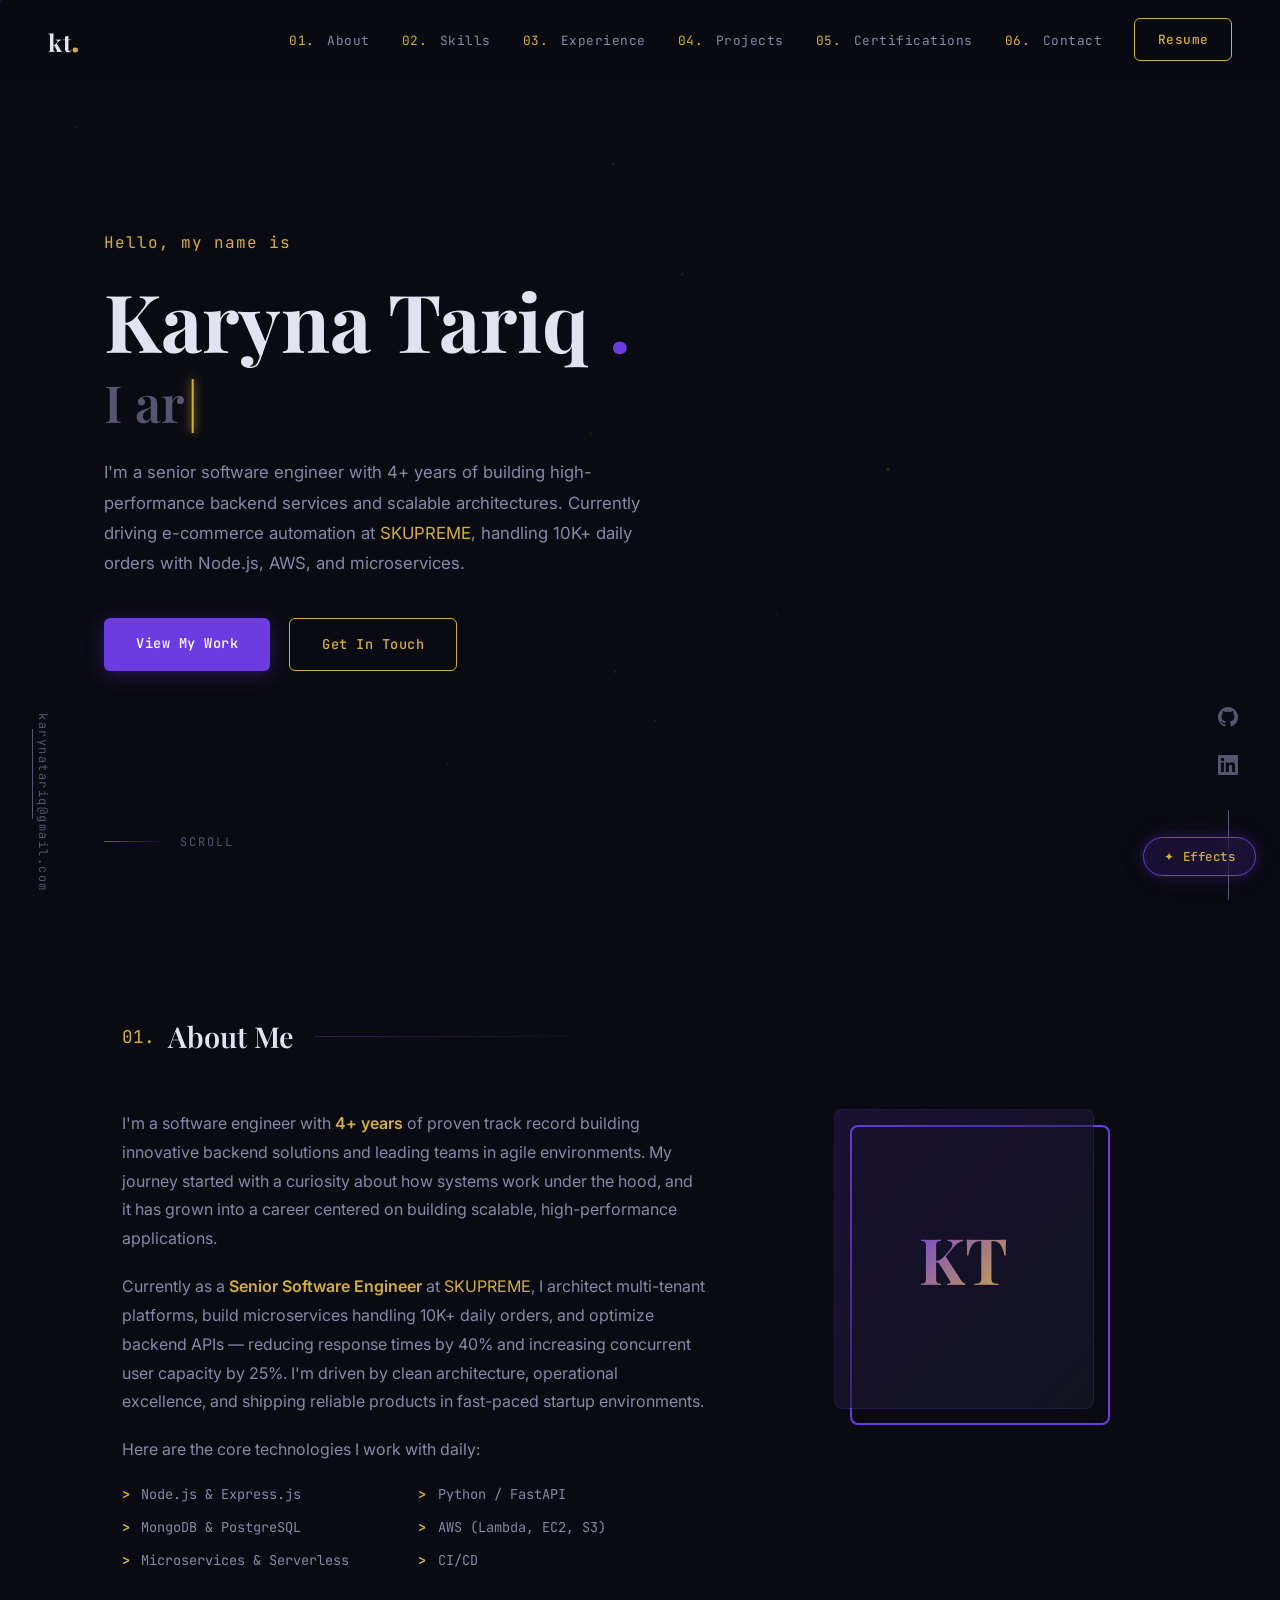
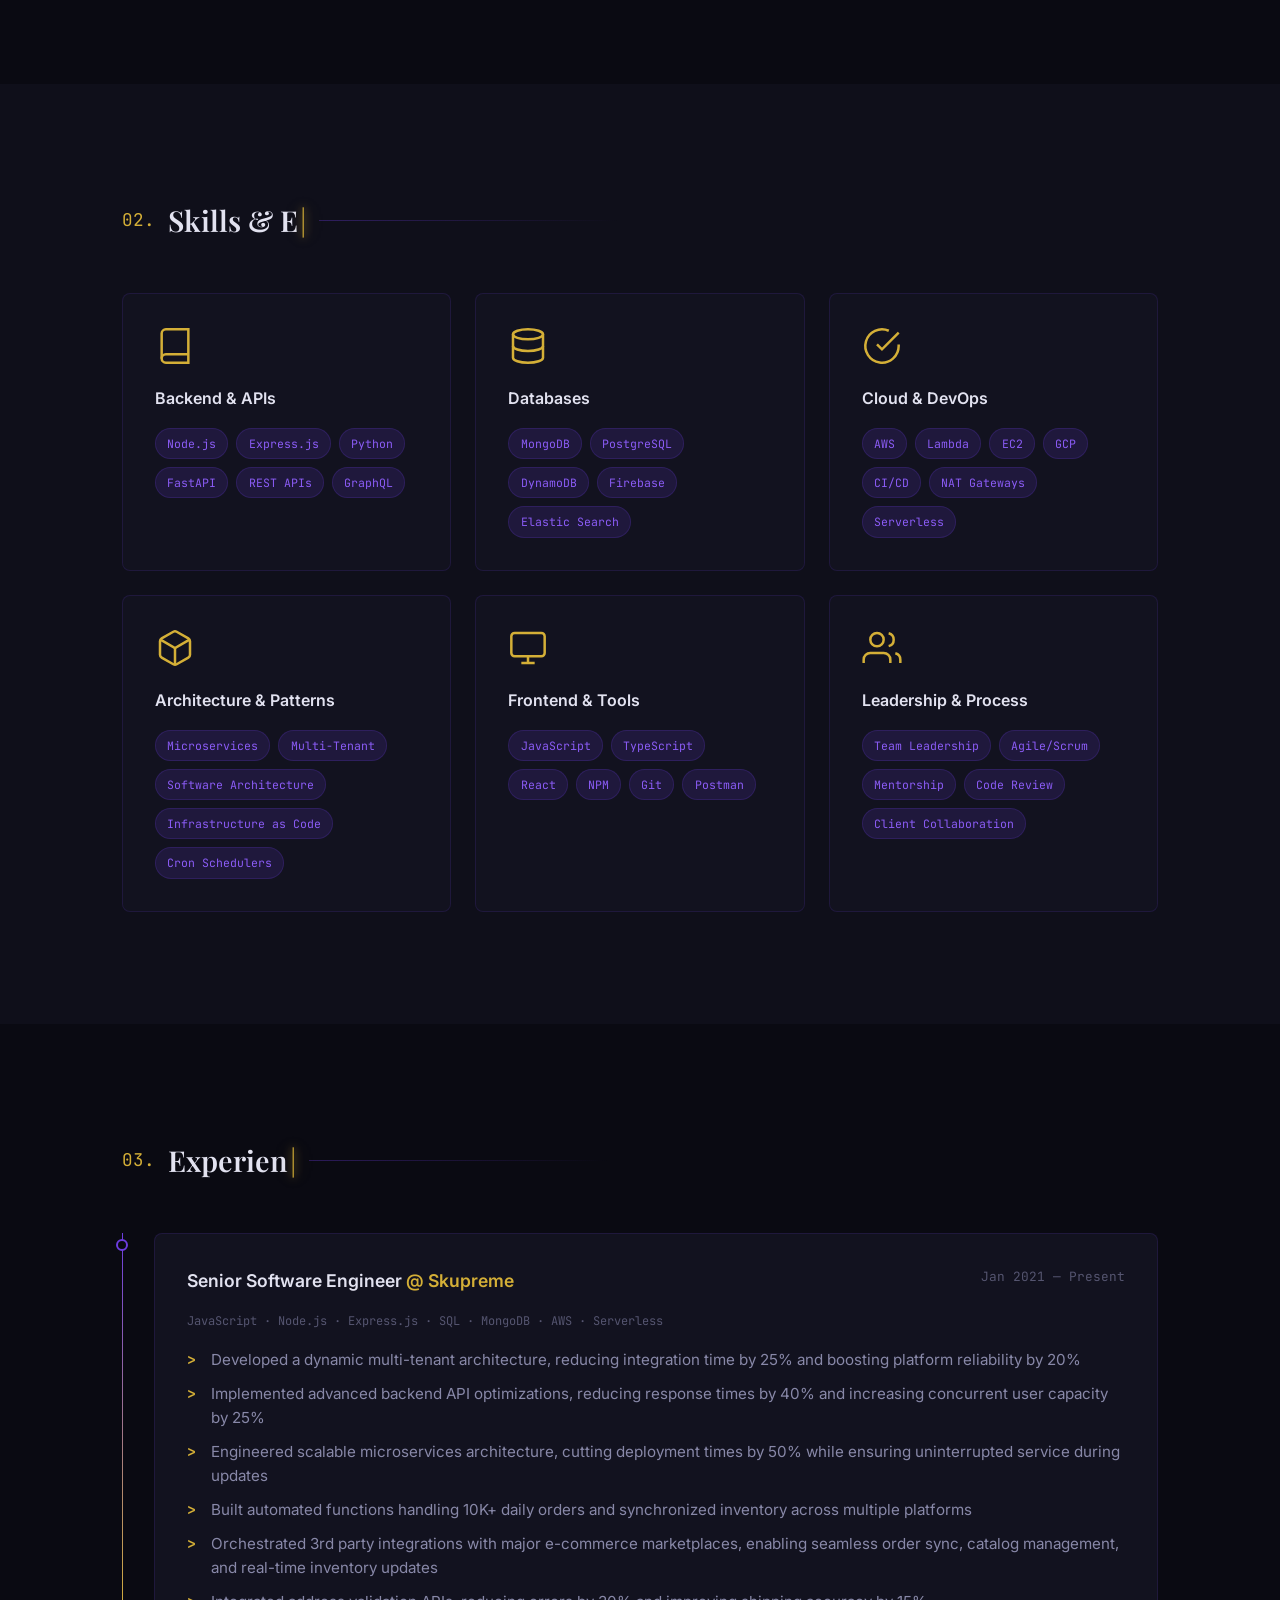
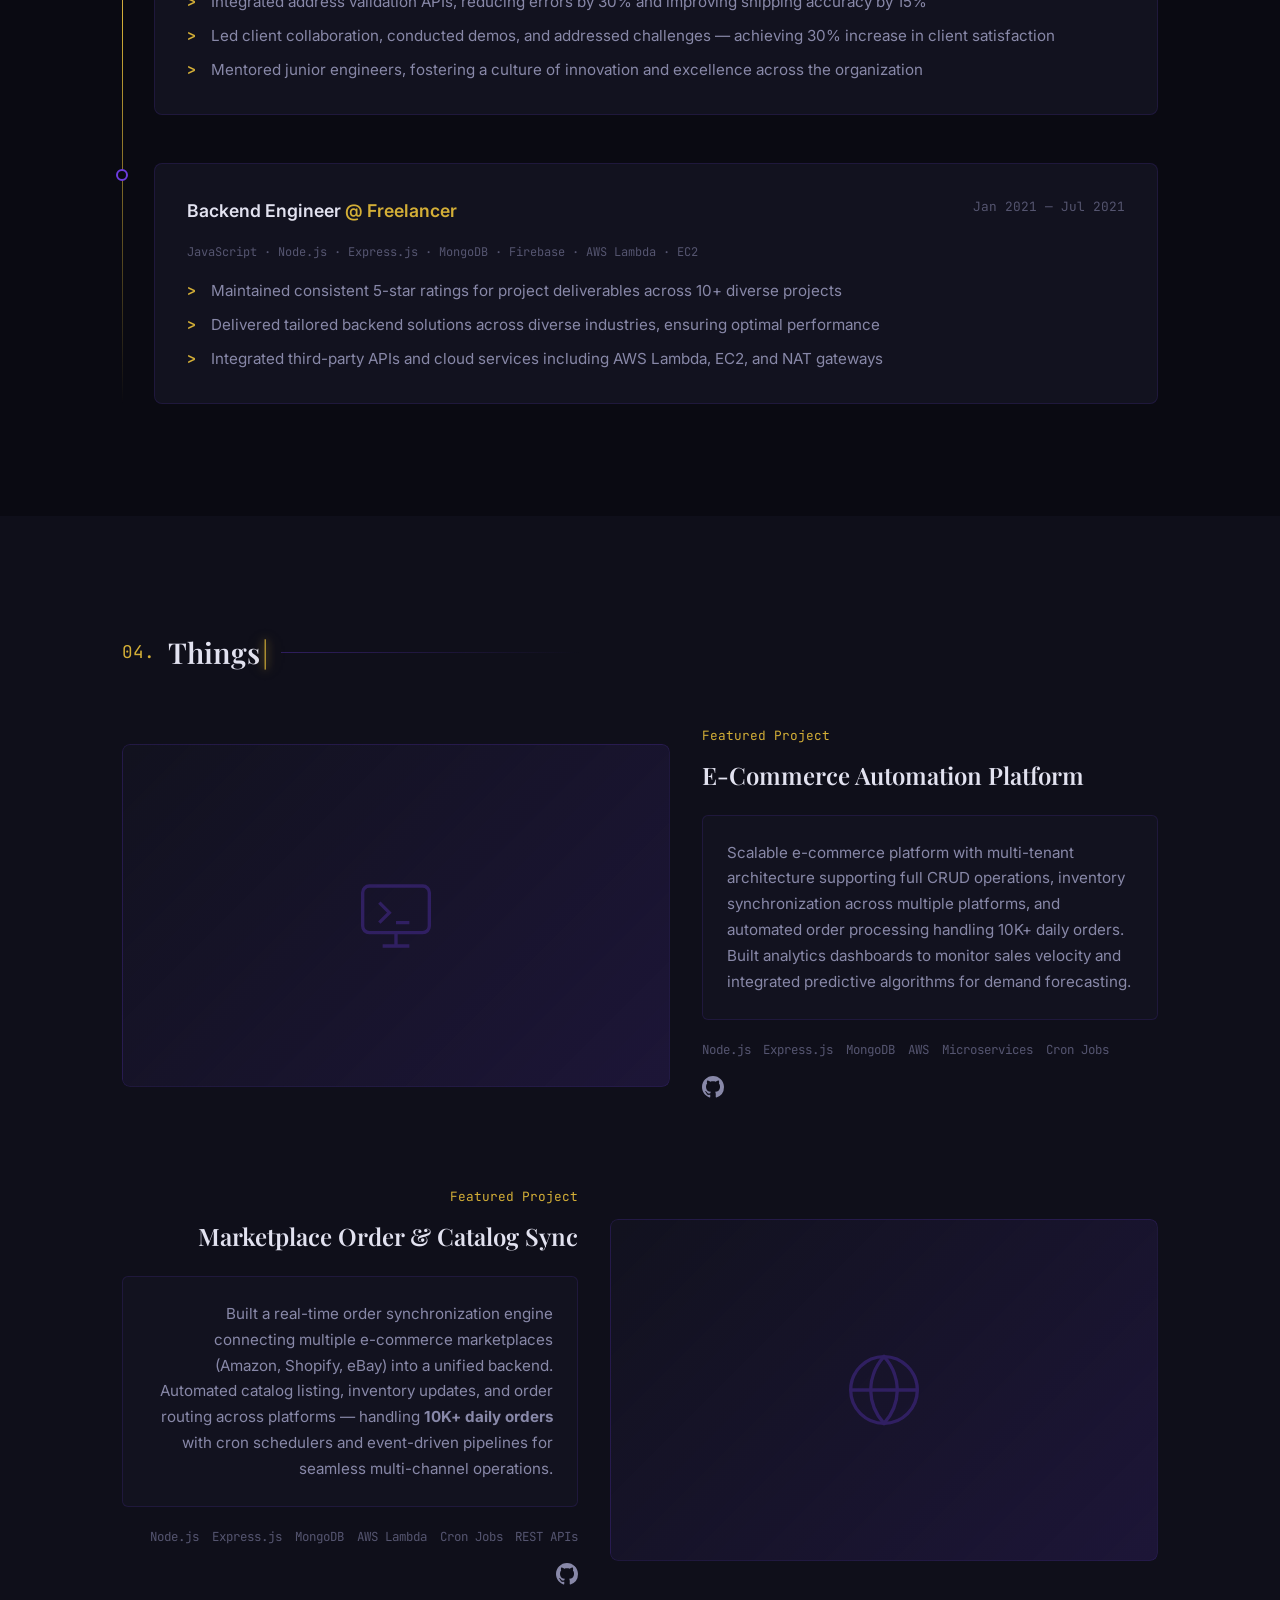
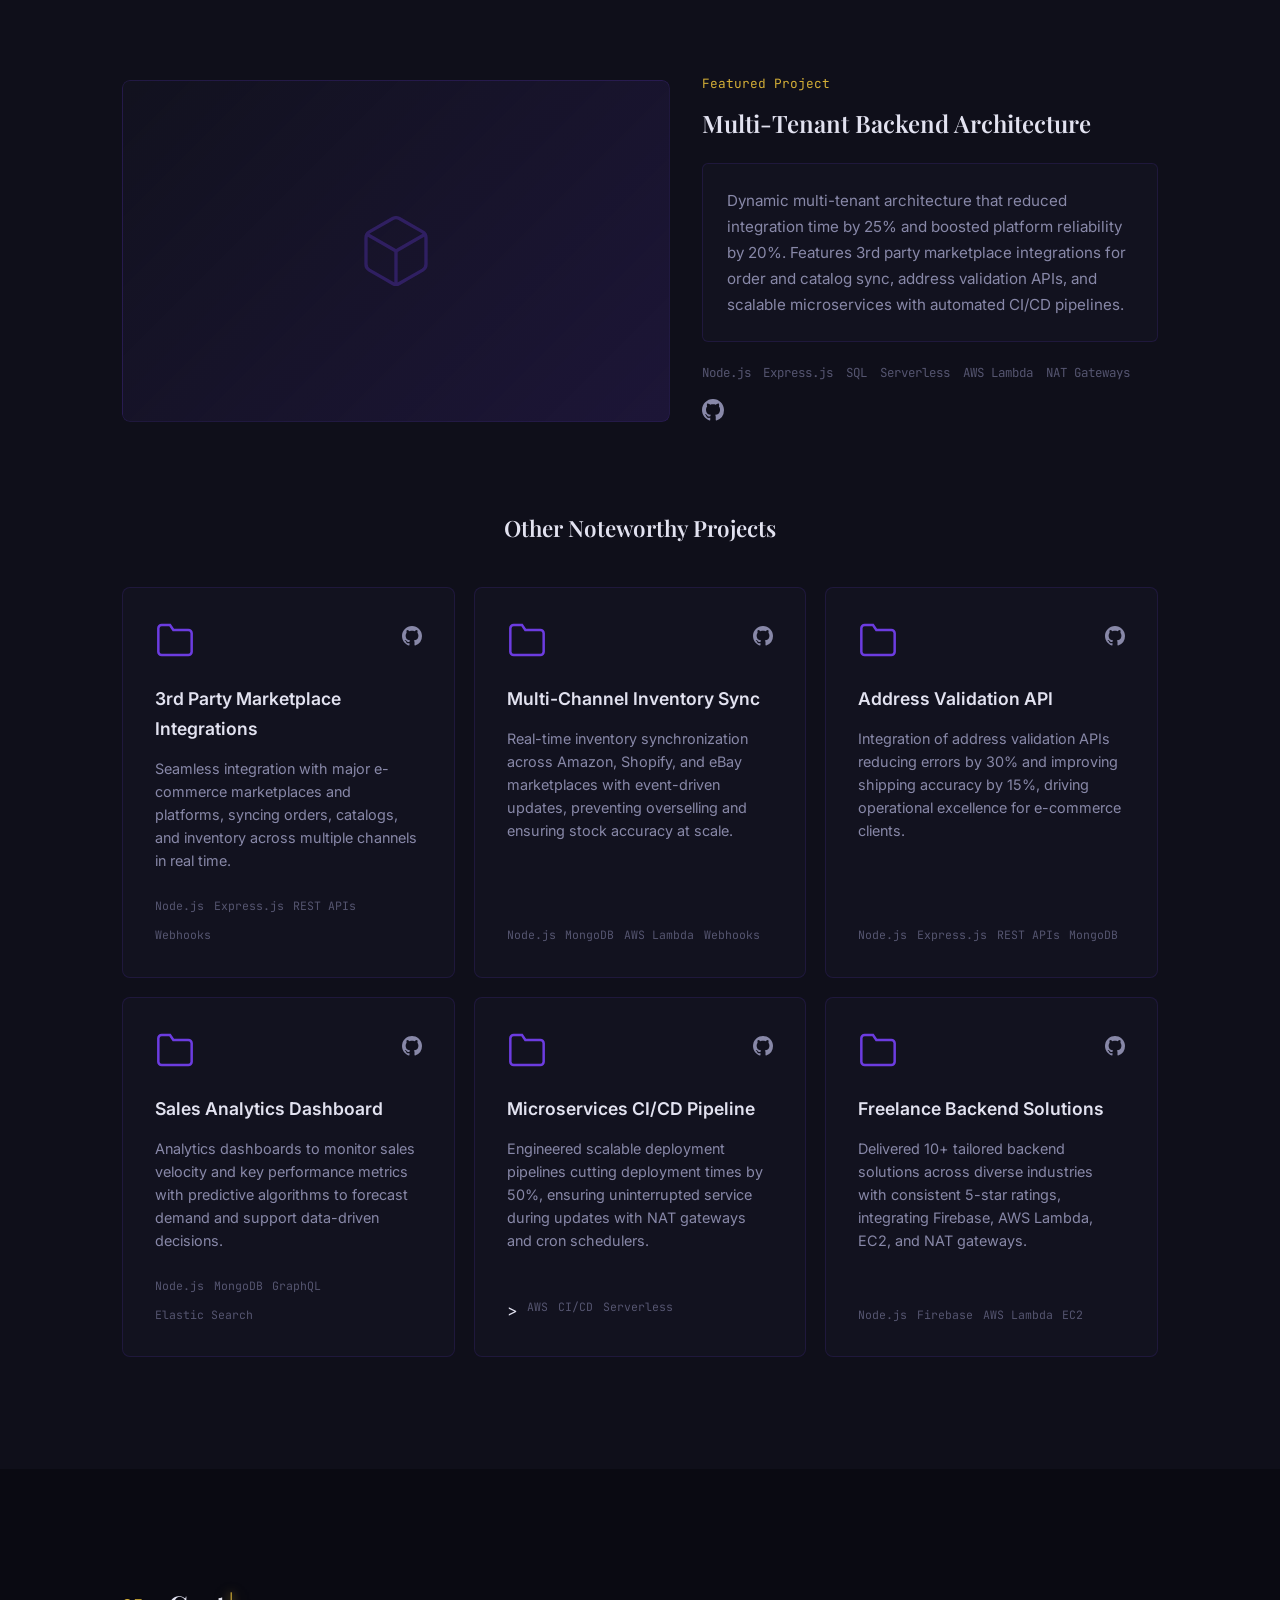
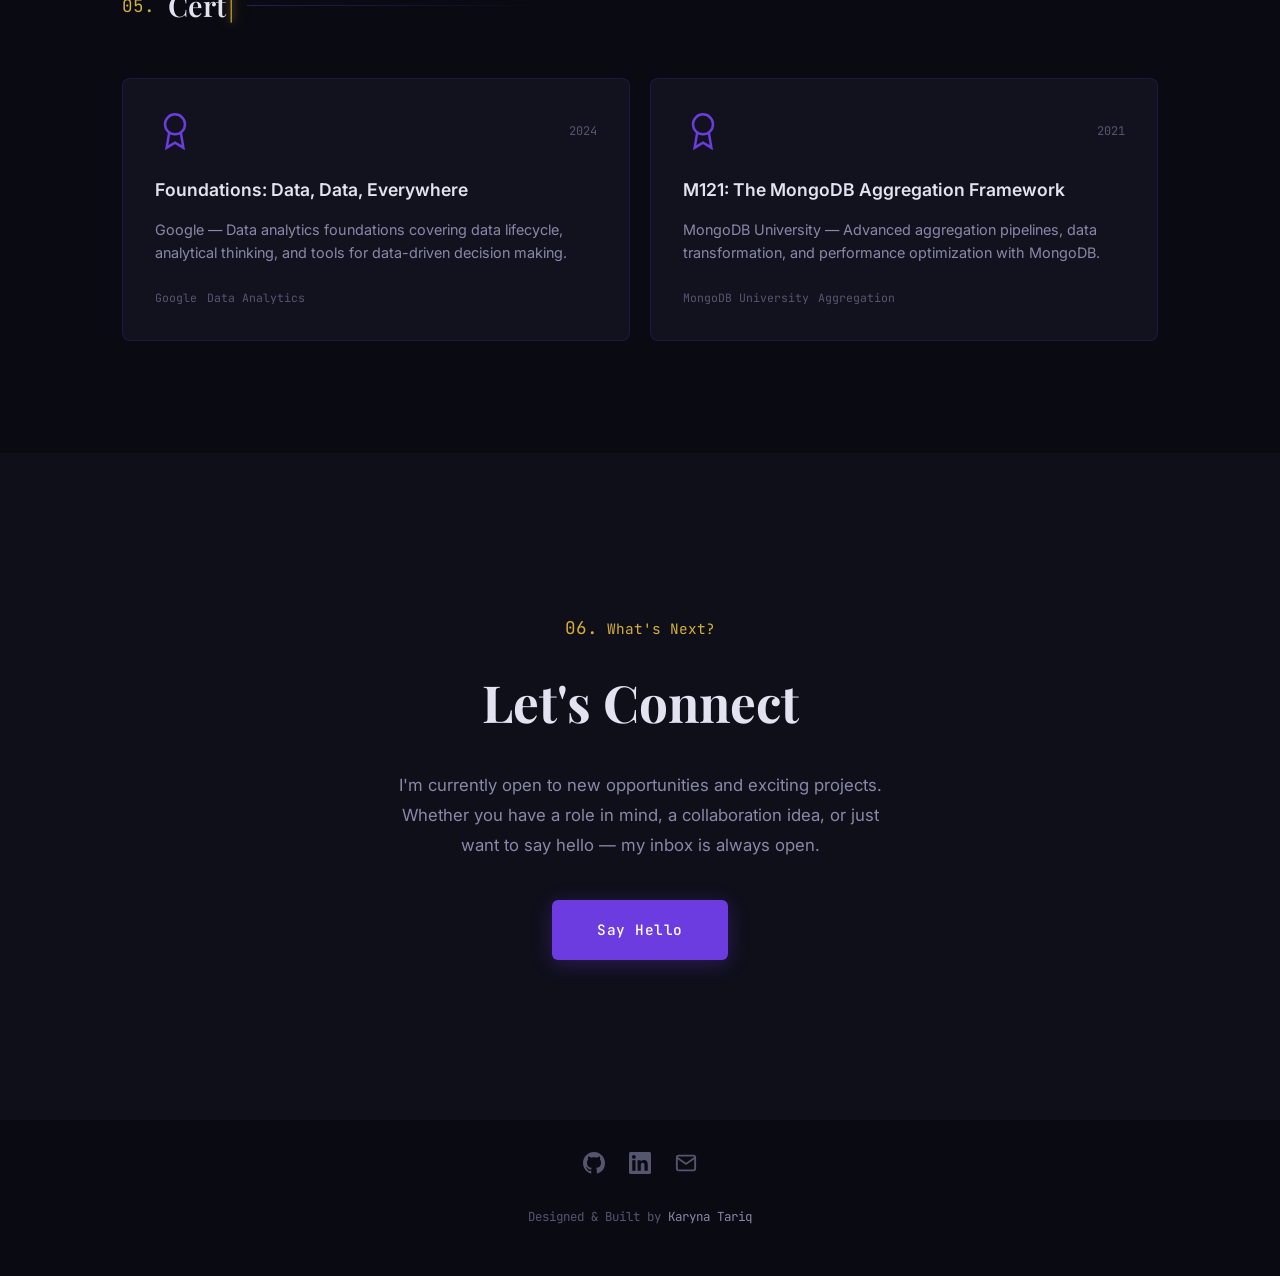
<file: index.html>
<!DOCTYPE html>
<html lang="en">
<head>
  <meta charset="UTF-8" />
  <meta name="viewport" content="width=device-width, initial-scale=1.0" />
  <title>Karyna Tariq — Software Engineer</title>
  <meta name="description" content="Karyna Tariq — Software Engineer specializing in full-stack development, cloud architecture, and building scalable digital experiences." />
  <meta name="theme-color" content="#0a0a12" />
  <link rel="preconnect" href="https://fonts.googleapis.com" />
  <link rel="preconnect" href="https://fonts.gstatic.com" crossorigin />
  <link href="https://fonts.googleapis.com/css2?family=Inter:wght@300;400;500;600;700&family=JetBrains+Mono:wght@400;500&family=Playfair+Display:wght@600;700&display=swap" rel="stylesheet" />
  <link rel="stylesheet" href="style.css" />
</head>
<body>
  <!-- SPOTLIGHT EFFECT -->
  <div class="spotlight" id="spotlight"></div>
  <div class="spotlight-inner" id="spotlightInner"></div>

  <!-- PARTICLES -->
  <canvas id="particles"></canvas>

  <!-- NAVIGATION -->
  <nav class="nav" id="nav">
    <a href="#" class="nav__logo">kt<span class="nav__logo-dot">.</span></a>
    <button class="nav__toggle" id="navToggle" aria-label="Toggle menu">
      <span></span><span></span><span></span>
    </button>
    <ul class="nav__links" id="navLinks">
      <li><a href="#about" class="nav__link"><span class="nav__link-num">01.</span> About</a></li>
      <li><a href="#skills" class="nav__link"><span class="nav__link-num">02.</span> Skills</a></li>
      <li><a href="#experience" class="nav__link"><span class="nav__link-num">03.</span> Experience</a></li>
      <li><a href="#projects" class="nav__link"><span class="nav__link-num">04.</span> Projects</a></li>
      <li><a href="#certifications" class="nav__link"><span class="nav__link-num">05.</span> Certifications</a></li>
      <li><a href="#contact" class="nav__link"><span class="nav__link-num">06.</span> Contact</a></li>
      <li><a href="resume.html" class="btn btn--outline btn--sm">Resume</a></li>
    </ul>
  </nav>

  <!-- EFFECT SWITCHER -->
  <div class="fx-switcher" id="fxSwitcher">
    <button class="fx-switcher__toggle" id="fxToggle" aria-label="Change effect">
      <span>✦</span>
      <span>Effects</span>
    </button>
    <div class="fx-switcher__menu" id="fxMenu">
      <button class="fx-btn active" data-fx="embers">Golden Embers</button>
      <button class="fx-btn" data-fx="sparkle">Sparkles</button>
      <button class="fx-btn" data-fx="smoke">Mystic Smoke</button>
      <button class="fx-btn" data-fx="code">Code Rain</button>
      <button class="fx-btn" data-fx="ink">Ink Splash</button>
      <button class="fx-btn" data-fx="lightning">Lightning</button>
      <button class="fx-btn" data-fx="none">Clean</button>
    </div>
  </div>

  <!-- HERO -->
  <section class="hero" id="hero">
    <div class="hero__content">
      <p class="hero__greeting" data-animate="fade-up" data-delay="200">Hello, my name is</p>
      <h1 class="hero__name" data-animate="fade-up" data-delay="400">
        <span class="typewriter" id="typeName" data-text="Karyna Tariq"></span><span class="hero__dot typewriter-dot" id="typeDot">.</span>
      </h1>
      <h2 class="hero__tagline" data-animate="fade-up" data-delay="600">
        <span class="typewriter" id="typeTagline" data-text="I architect scalable backend systems."></span>
      </h2>
      <p class="hero__description" data-animate="fade-up" data-delay="1800">
        I'm a senior software engineer with 4+ years of building high-performance backend services
        and scalable architectures. Currently driving e-commerce automation at
        <a href="https://skupreme.com" target="_blank" rel="noopener" class="highlight-link">SKUPREME</a>,
        handling 10K+ daily orders with Node.js, AWS, and microservices.
      </p>
      <div class="hero__cta" data-animate="fade-up" data-delay="2200">
        <a href="#projects" class="btn btn--primary">View My Work</a>
        <a href="#contact" class="btn btn--outline">Get In Touch</a>
      </div>
    </div>
    <div class="hero__scroll" data-animate="fade-up" data-delay="1200">
      <div class="hero__scroll-line"></div>
      <span>Scroll</span>
    </div>
  </section>

  <!-- ABOUT -->
  <section class="section" id="about">
    <div class="container">
      <h2 class="section__title" data-animate="fade-up">
        <span class="section__num">01.</span> <span class="typewriter-scroll" data-text="About Me"></span>
      </h2>
      <div class="about">
        <div class="about__text" data-animate="fade-right" data-delay="200">
          <p>
            I'm a software engineer with <strong>4+ years</strong> of proven track record building
            innovative backend solutions and leading teams in agile environments. My journey started
            with a curiosity about how systems work under the hood, and it has grown into a career
            centered on building scalable, high-performance applications.
          </p>
          <p>
            Currently as a <strong>Senior Software Engineer</strong> at
            <a href="https://skupreme.com" target="_blank" rel="noopener" class="highlight-link">SKUPREME</a>,
            I architect multi-tenant platforms, build microservices handling 10K+ daily orders, and
            optimize backend APIs — reducing response times by 40% and increasing concurrent user
            capacity by 25%. I'm driven by clean architecture, operational excellence, and shipping
            reliable products in fast-paced startup environments.
          </p>
          <p>Here are the core technologies I work with daily:</p>
          <ul class="about__tech-list">
            <li>Node.js & Express.js</li>
            <li>Python / FastAPI</li>
            <li>MongoDB & PostgreSQL</li>
            <li>AWS (Lambda, EC2, S3)</li>
            <li>Microservices & Serverless</li>
            <li>CI/CD</li>
          </ul>
        </div>
        <div class="about__image-wrapper" data-animate="fade-left" data-delay="400">
          <div class="about__image-frame">
            <div class="about__image-placeholder">
              <span class="about__image-initials">KT</span>
            </div>
          </div>
        </div>
      </div>
    </div>
  </section>

  <!-- SKILLS -->
  <section class="section section--alt" id="skills">
    <div class="container">
      <h2 class="section__title" data-animate="fade-up">
        <span class="section__num">02.</span> <span class="typewriter-scroll" data-text="Skills & Expertise"></span>
      </h2>
      <div class="skills-grid" data-stagger="120" data-stagger-dir="alternate">

        <div class="skill-card">
          <div class="skill-card__icon">
            <svg viewBox="0 0 24 24" fill="none" stroke="currentColor" stroke-width="1.5"><path d="M4 19.5A2.5 2.5 0 016.5 17H20"/><path d="M6.5 2H20v20H6.5A2.5 2.5 0 014 19.5v-15A2.5 2.5 0 016.5 2z"/></svg>
          </div>
          <h3 class="skill-card__title">Backend & APIs</h3>
          <div class="skill-card__tags">
            <span>Node.js</span><span>Express.js</span><span>Python</span><span>FastAPI</span><span>REST APIs</span><span>GraphQL</span>
          </div>
        </div>

        <div class="skill-card">
          <div class="skill-card__icon">
            <svg viewBox="0 0 24 24" fill="none" stroke="currentColor" stroke-width="1.5"><ellipse cx="12" cy="5" rx="9" ry="3"/><path d="M21 12c0 1.66-4 3-9 3s-9-1.34-9-3"/><path d="M3 5v14c0 1.66 4 3 9 3s9-1.34 9-3V5"/></svg>
          </div>
          <h3 class="skill-card__title">Databases</h3>
          <div class="skill-card__tags">
            <span>MongoDB</span><span>PostgreSQL</span><span>DynamoDB</span><span>Firebase</span><span>Elastic Search</span>
          </div>
        </div>

        <div class="skill-card">
          <div class="skill-card__icon">
            <svg viewBox="0 0 24 24" fill="none" stroke="currentColor" stroke-width="1.5"><path d="M22 11.08V12a10 10 0 11-5.93-9.14"/><polyline points="22 4 12 14.01 9 11.01"/></svg>
          </div>
          <h3 class="skill-card__title">Cloud & DevOps</h3>
          <div class="skill-card__tags">
            <span>AWS</span><span>Lambda</span><span>EC2</span><span>GCP</span><span>CI/CD</span><span>NAT Gateways</span><span>Serverless</span>
          </div>
        </div>

        <div class="skill-card">
          <div class="skill-card__icon">
            <svg viewBox="0 0 24 24" fill="none" stroke="currentColor" stroke-width="1.5"><path d="M21 16V8a2 2 0 00-1-1.73l-7-4a2 2 0 00-2 0l-7 4A2 2 0 003 8v8a2 2 0 001 1.73l7 4a2 2 0 002 0l7-4A2 2 0 0021 16z"/><polyline points="3.27 6.96 12 12.01 20.73 6.96"/><line x1="12" y1="22.08" x2="12" y2="12"/></svg>
          </div>
          <h3 class="skill-card__title">Architecture & Patterns</h3>
          <div class="skill-card__tags">
            <span>Microservices</span><span>Multi-Tenant</span><span>Software Architecture</span><span>Infrastructure as Code</span><span>Cron Schedulers</span>
          </div>
        </div>

        <div class="skill-card">
          <div class="skill-card__icon">
            <svg viewBox="0 0 24 24" fill="none" stroke="currentColor" stroke-width="1.5"><rect x="2" y="3" width="20" height="14" rx="2"/><path d="M8 21h8M12 17v4"/></svg>
          </div>
          <h3 class="skill-card__title">Frontend & Tools</h3>
          <div class="skill-card__tags">
            <span>JavaScript</span><span>TypeScript</span><span>React</span><span>NPM</span><span>Git</span><span>Postman</span>
          </div>
        </div>

        <div class="skill-card">
          <div class="skill-card__icon">
            <svg viewBox="0 0 24 24" fill="none" stroke="currentColor" stroke-width="1.5"><path d="M17 21v-2a4 4 0 00-4-4H5a4 4 0 00-4 4v2"/><circle cx="9" cy="7" r="4"/><path d="M23 21v-2a4 4 0 00-3-3.87"/><path d="M16 3.13a4 4 0 010 7.75"/></svg>
          </div>
          <h3 class="skill-card__title">Leadership & Process</h3>
          <div class="skill-card__tags">
            <span>Team Leadership</span><span>Agile/Scrum</span><span>Mentorship</span><span>Code Review</span><span>Client Collaboration</span>
          </div>
        </div>

      </div>
    </div>
  </section>

  <!-- EXPERIENCE -->
  <section class="section" id="experience">
    <div class="container">
      <h2 class="section__title" data-animate="fade-up">
        <span class="section__num">03.</span> <span class="typewriter-scroll" data-text="Experience"></span>
      </h2>
      <div class="timeline" data-stagger="250" data-stagger-dir="right">

        <div class="timeline__item">
          <div class="timeline__marker"></div>
          <div class="timeline__content">
            <div class="timeline__header">
              <h3>Senior Software Engineer <span class="highlight-link">@ Skupreme</span></h3>
              <span class="timeline__date">Jan 2021 — Present</span>
            </div>
            <p style="font-family: var(--font-mono); font-size: 0.75rem; color: var(--text-muted); margin-bottom: 1rem;">JavaScript &middot; Node.js &middot; Express.js &middot; SQL &middot; MongoDB &middot; AWS &middot; Serverless</p>
            <ul class="timeline__list">
              <li>Developed a dynamic multi-tenant architecture, reducing integration time by 25% and boosting platform reliability by 20%</li>
              <li>Implemented advanced backend API optimizations, reducing response times by 40% and increasing concurrent user capacity by 25%</li>
              <li>Engineered scalable microservices architecture, cutting deployment times by 50% while ensuring uninterrupted service during updates</li>
              <li>Built automated functions handling 10K+ daily orders and synchronized inventory across multiple platforms</li>
              <li>Orchestrated 3rd party integrations with major e-commerce marketplaces, enabling seamless order sync, catalog management, and real-time inventory updates</li>
              <li>Integrated address validation APIs, reducing errors by 30% and improving shipping accuracy by 15%</li>
              <li>Led client collaboration, conducted demos, and addressed challenges — achieving 30% increase in client satisfaction</li>
              <li>Mentored junior engineers, fostering a culture of innovation and excellence across the organization</li>
            </ul>
          </div>
        </div>

        <div class="timeline__item">
          <div class="timeline__marker"></div>
          <div class="timeline__content">
            <div class="timeline__header">
              <h3>Backend Engineer <span class="highlight-link">@ Freelancer</span></h3>
              <span class="timeline__date">Jan 2021 — Jul 2021</span>
            </div>
            <p style="font-family: var(--font-mono); font-size: 0.75rem; color: var(--text-muted); margin-bottom: 1rem;">JavaScript &middot; Node.js &middot; Express.js &middot; MongoDB &middot; Firebase &middot; AWS Lambda &middot; EC2</p>
            <ul class="timeline__list">
              <li>Maintained consistent 5-star ratings for project deliverables across 10+ diverse projects</li>
              <li>Delivered tailored backend solutions across diverse industries, ensuring optimal performance</li>
              <li>Integrated third-party APIs and cloud services including AWS Lambda, EC2, and NAT gateways</li>
            </ul>
          </div>
        </div>

      </div>
    </div>
  </section>

  <!-- PROJECTS -->
  <section class="section section--alt" id="projects">
    <div class="container">
      <h2 class="section__title" data-animate="fade-up">
        <span class="section__num">04.</span> <span class="typewriter-scroll" data-text="Things I've Built"></span>
      </h2>

      <!-- FEATURED PROJECTS -->
      <div class="featured-projects">

        <article class="featured-project" data-animate="fade-right">
          <div class="featured-project__image">
            <div class="featured-project__image-placeholder">
              <svg viewBox="0 0 24 24" fill="none" stroke="currentColor" stroke-width="1"><rect x="2" y="3" width="20" height="14" rx="2"/><path d="M8 21h8M12 17v4"/><path d="M7 8l3 3-3 3M12 14h4"/></svg>
            </div>
          </div>
          <div class="featured-project__info">
            <p class="featured-project__label">Featured Project</p>
            <h3 class="featured-project__title">E-Commerce Automation Platform</h3>
            <div class="featured-project__desc">
              <p>Scalable e-commerce platform with multi-tenant architecture supporting full CRUD operations, inventory
              synchronization across multiple platforms, and automated order processing handling 10K+ daily orders.
              Built analytics dashboards to monitor sales velocity and integrated predictive algorithms for demand forecasting.</p>
            </div>
            <ul class="featured-project__tech">
              <li>Node.js</li><li>Express.js</li><li>MongoDB</li><li>AWS</li><li>Microservices</li><li>Cron Jobs</li>
            </ul>
            <div class="featured-project__links">
              <a href="https://github.com/karynatariq" aria-label="GitHub" class="featured-project__icon-link">
                <svg viewBox="0 0 24 24" fill="currentColor"><path d="M12 0C5.37 0 0 5.37 0 12c0 5.31 3.435 9.795 8.205 11.385.6.105.825-.255.825-.57 0-.285-.015-1.23-.015-2.235-3.015.555-3.795-.735-4.035-1.41-.135-.345-.72-1.41-1.23-1.695-.42-.225-1.02-.78-.015-.795.945-.015 1.62.87 1.845 1.23 1.08 1.815 2.805 1.305 3.495.99.105-.78.42-1.305.765-1.605-2.67-.3-5.46-1.335-5.46-5.925 0-1.305.465-2.385 1.23-3.225-.12-.3-.54-1.53.12-3.18 0 0 1.005-.315 3.3 1.23.96-.27 1.98-.405 3-.405s2.04.135 3 .405c2.295-1.56 3.3-1.23 3.3-1.23.66 1.65.24 2.88.12 3.18.765.84 1.23 1.905 1.23 3.225 0 4.605-2.805 5.625-5.475 5.925.435.375.81 1.095.81 2.22 0 1.605-.015 2.895-.015 3.3 0 .315.225.69.825.57A12.02 12.02 0 0024 12c0-6.63-5.37-12-12-12z"/></svg>
              </a>
            </div>
          </div>
        </article>

        <article class="featured-project featured-project--reverse" data-animate="fade-left">
          <div class="featured-project__image">
            <div class="featured-project__image-placeholder">
              <svg viewBox="0 0 24 24" fill="none" stroke="currentColor" stroke-width="1"><circle cx="12" cy="12" r="10"/><path d="M2 12h20M12 2a15.3 15.3 0 014 10 15.3 15.3 0 01-4 10 15.3 15.3 0 01-4-10 15.3 15.3 0 014-10z"/></svg>
            </div>
          </div>
          <div class="featured-project__info">
            <p class="featured-project__label">Featured Project</p>
            <h3 class="featured-project__title">Marketplace Order & Catalog Sync</h3>
            <div class="featured-project__desc">
              <p>Built a real-time order synchronization engine connecting multiple e-commerce marketplaces (Amazon, Shopify, eBay)
              into a unified backend. Automated catalog listing, inventory updates, and order routing across platforms — handling
              <strong>10K+ daily orders</strong> with cron schedulers and event-driven pipelines for seamless multi-channel operations.</p>
            </div>
            <ul class="featured-project__tech">
              <li>Node.js</li><li>Express.js</li><li>MongoDB</li><li>AWS Lambda</li><li>Cron Jobs</li><li>REST APIs</li>
            </ul>
            <div class="featured-project__links">
              <a href="https://github.com/karynatariq" aria-label="GitHub" class="featured-project__icon-link">
                <svg viewBox="0 0 24 24" fill="currentColor"><path d="M12 0C5.37 0 0 5.37 0 12c0 5.31 3.435 9.795 8.205 11.385.6.105.825-.255.825-.57 0-.285-.015-1.23-.015-2.235-3.015.555-3.795-.735-4.035-1.41-.135-.345-.72-1.41-1.23-1.695-.42-.225-1.02-.78-.015-.795.945-.015 1.62.87 1.845 1.23 1.08 1.815 2.805 1.305 3.495.99.105-.78.42-1.305.765-1.605-2.67-.3-5.46-1.335-5.46-5.925 0-1.305.465-2.385 1.23-3.225-.12-.3-.54-1.53.12-3.18 0 0 1.005-.315 3.3 1.23.96-.27 1.98-.405 3-.405s2.04.135 3 .405c2.295-1.56 3.3-1.23 3.3-1.23.66 1.65.24 2.88.12 3.18.765.84 1.23 1.905 1.23 3.225 0 4.605-2.805 5.625-5.475 5.925.435.375.81 1.095.81 2.22 0 1.605-.015 2.895-.015 3.3 0 .315.225.69.825.57A12.02 12.02 0 0024 12c0-6.63-5.37-12-12-12z"/></svg>
              </a>
            </div>
          </div>
        </article>

        <article class="featured-project" data-animate="fade-right">
          <div class="featured-project__image">
            <div class="featured-project__image-placeholder">
              <svg viewBox="0 0 24 24" fill="none" stroke="currentColor" stroke-width="1"><path d="M21 16V8a2 2 0 00-1-1.73l-7-4a2 2 0 00-2 0l-7 4A2 2 0 003 8v8a2 2 0 001 1.73l7 4a2 2 0 002 0l7-4A2 2 0 0021 16z"/><polyline points="3.27 6.96 12 12.01 20.73 6.96"/><line x1="12" y1="22.08" x2="12" y2="12"/></svg>
            </div>
          </div>
          <div class="featured-project__info">
            <p class="featured-project__label">Featured Project</p>
            <h3 class="featured-project__title">Multi-Tenant Backend Architecture</h3>
            <div class="featured-project__desc">
              <p>Dynamic multi-tenant architecture that reduced integration time by 25% and boosted platform reliability
              by 20%. Features 3rd party marketplace integrations for order and catalog sync,
              address validation APIs, and scalable microservices with automated CI/CD pipelines.</p>
            </div>
            <ul class="featured-project__tech">
              <li>Node.js</li><li>Express.js</li><li>SQL</li><li>Serverless</li><li>AWS Lambda</li><li>NAT Gateways</li>
            </ul>
            <div class="featured-project__links">
              <a href="https://github.com/karynatariq" aria-label="GitHub" class="featured-project__icon-link">
                <svg viewBox="0 0 24 24" fill="currentColor"><path d="M12 0C5.37 0 0 5.37 0 12c0 5.31 3.435 9.795 8.205 11.385.6.105.825-.255.825-.57 0-.285-.015-1.23-.015-2.235-3.015.555-3.795-.735-4.035-1.41-.135-.345-.72-1.41-1.23-1.695-.42-.225-1.02-.78-.015-.795.945-.015 1.62.87 1.845 1.23 1.08 1.815 2.805 1.305 3.495.99.105-.78.42-1.305.765-1.605-2.67-.3-5.46-1.335-5.46-5.925 0-1.305.465-2.385 1.23-3.225-.12-.3-.54-1.53.12-3.18 0 0 1.005-.315 3.3 1.23.96-.27 1.98-.405 3-.405s2.04.135 3 .405c2.295-1.56 3.3-1.23 3.3-1.23.66 1.65.24 2.88.12 3.18.765.84 1.23 1.905 1.23 3.225 0 4.605-2.805 5.625-5.475 5.925.435.375.81 1.095.81 2.22 0 1.605-.015 2.895-.015 3.3 0 .315.225.69.825.57A12.02 12.02 0 0024 12c0-6.63-5.37-12-12-12z"/></svg>
              </a>
            </div>
          </div>
        </article>

      </div>

      <!-- OTHER PROJECTS -->
      <h3 class="other-projects__heading" data-animate="fade-up">Other Noteworthy Projects</h3>
      <div class="other-projects-grid" data-stagger="100" data-stagger-dir="alternate">

        <div class="project-card">
          <div class="project-card__header">
            <svg class="project-card__folder" viewBox="0 0 24 24" fill="none" stroke="currentColor" stroke-width="1.5"><path d="M22 19a2 2 0 01-2 2H4a2 2 0 01-2-2V5a2 2 0 012-2h5l2 3h9a2 2 0 012 2z"/></svg>
            <div class="project-card__links">
              <a href="https://github.com/karynatariq" aria-label="GitHub"><svg viewBox="0 0 24 24" fill="currentColor" width="20"><path d="M12 0C5.37 0 0 5.37 0 12c0 5.31 3.435 9.795 8.205 11.385.6.105.825-.255.825-.57 0-.285-.015-1.23-.015-2.235-3.015.555-3.795-.735-4.035-1.41-.135-.345-.72-1.41-1.23-1.695-.42-.225-1.02-.78-.015-.795.945-.015 1.62.87 1.845 1.23 1.08 1.815 2.805 1.305 3.495.99.105-.78.42-1.305.765-1.605-2.67-.3-5.46-1.335-5.46-5.925 0-1.305.465-2.385 1.23-3.225-.12-.3-.54-1.53.12-3.18 0 0 1.005-.315 3.3 1.23.96-.27 1.98-.405 3-.405s2.04.135 3 .405c2.295-1.56 3.3-1.23 3.3-1.23.66 1.65.24 2.88.12 3.18.765.84 1.23 1.905 1.23 3.225 0 4.605-2.805 5.625-5.475 5.925.435.375.81 1.095.81 2.22 0 1.605-.015 2.895-.015 3.3 0 .315.225.69.825.57A12.02 12.02 0 0024 12c0-6.63-5.37-12-12-12z"/></svg></a>
            </div>
          </div>
          <h4 class="project-card__title">3rd Party Marketplace Integrations</h4>
          <p class="project-card__desc">Seamless integration with major e-commerce marketplaces and platforms, syncing orders, catalogs, and inventory across multiple channels in real time.</p>
          <ul class="project-card__tech"><li>Node.js</li><li>Express.js</li><li>REST APIs</li><li>Webhooks</li></ul>
        </div>

        <div class="project-card">
          <div class="project-card__header">
            <svg class="project-card__folder" viewBox="0 0 24 24" fill="none" stroke="currentColor" stroke-width="1.5"><path d="M22 19a2 2 0 01-2 2H4a2 2 0 01-2-2V5a2 2 0 012-2h5l2 3h9a2 2 0 012 2z"/></svg>
            <div class="project-card__links">
              <a href="https://github.com/karynatariq" aria-label="GitHub"><svg viewBox="0 0 24 24" fill="currentColor" width="20"><path d="M12 0C5.37 0 0 5.37 0 12c0 5.31 3.435 9.795 8.205 11.385.6.105.825-.255.825-.57 0-.285-.015-1.23-.015-2.235-3.015.555-3.795-.735-4.035-1.41-.135-.345-.72-1.41-1.23-1.695-.42-.225-1.02-.78-.015-.795.945-.015 1.62.87 1.845 1.23 1.08 1.815 2.805 1.305 3.495.99.105-.78.42-1.305.765-1.605-2.67-.3-5.46-1.335-5.46-5.925 0-1.305.465-2.385 1.23-3.225-.12-.3-.54-1.53.12-3.18 0 0 1.005-.315 3.3 1.23.96-.27 1.98-.405 3-.405s2.04.135 3 .405c2.295-1.56 3.3-1.23 3.3-1.23.66 1.65.24 2.88.12 3.18.765.84 1.23 1.905 1.23 3.225 0 4.605-2.805 5.625-5.475 5.925.435.375.81 1.095.81 2.22 0 1.605-.015 2.895-.015 3.3 0 .315.225.69.825.57A12.02 12.02 0 0024 12c0-6.63-5.37-12-12-12z"/></svg></a>
            </div>
          </div>
          <h4 class="project-card__title">Multi-Channel Inventory Sync</h4>
          <p class="project-card__desc">Real-time inventory synchronization across Amazon, Shopify, and eBay marketplaces with event-driven updates, preventing overselling and ensuring stock accuracy at scale.</p>
          <ul class="project-card__tech"><li>Node.js</li><li>MongoDB</li><li>AWS Lambda</li><li>Webhooks</li></ul>
        </div>

        <div class="project-card">
          <div class="project-card__header">
            <svg class="project-card__folder" viewBox="0 0 24 24" fill="none" stroke="currentColor" stroke-width="1.5"><path d="M22 19a2 2 0 01-2 2H4a2 2 0 01-2-2V5a2 2 0 012-2h5l2 3h9a2 2 0 012 2z"/></svg>
            <div class="project-card__links">
              <a href="https://github.com/karynatariq" aria-label="GitHub"><svg viewBox="0 0 24 24" fill="currentColor" width="20"><path d="M12 0C5.37 0 0 5.37 0 12c0 5.31 3.435 9.795 8.205 11.385.6.105.825-.255.825-.57 0-.285-.015-1.23-.015-2.235-3.015.555-3.795-.735-4.035-1.41-.135-.345-.72-1.41-1.23-1.695-.42-.225-1.02-.78-.015-.795.945-.015 1.62.87 1.845 1.23 1.08 1.815 2.805 1.305 3.495.99.105-.78.42-1.305.765-1.605-2.67-.3-5.46-1.335-5.46-5.925 0-1.305.465-2.385 1.23-3.225-.12-.3-.54-1.53.12-3.18 0 0 1.005-.315 3.3 1.23.96-.27 1.98-.405 3-.405s2.04.135 3 .405c2.295-1.56 3.3-1.23 3.3-1.23.66 1.65.24 2.88.12 3.18.765.84 1.23 1.905 1.23 3.225 0 4.605-2.805 5.625-5.475 5.925.435.375.81 1.095.81 2.22 0 1.605-.015 2.895-.015 3.3 0 .315.225.69.825.57A12.02 12.02 0 0024 12c0-6.63-5.37-12-12-12z"/></svg></a>
            </div>
          </div>
          <h4 class="project-card__title">Address Validation API</h4>
          <p class="project-card__desc">Integration of address validation APIs reducing errors by 30% and improving shipping accuracy by 15%, driving operational excellence for e-commerce clients.</p>
          <ul class="project-card__tech"><li>Node.js</li><li>Express.js</li><li>REST APIs</li><li>MongoDB</li></ul>
        </div>

        <div class="project-card">
          <div class="project-card__header">
            <svg class="project-card__folder" viewBox="0 0 24 24" fill="none" stroke="currentColor" stroke-width="1.5"><path d="M22 19a2 2 0 01-2 2H4a2 2 0 01-2-2V5a2 2 0 012-2h5l2 3h9a2 2 0 012 2z"/></svg>
            <div class="project-card__links">
              <a href="https://github.com/karynatariq" aria-label="GitHub"><svg viewBox="0 0 24 24" fill="currentColor" width="20"><path d="M12 0C5.37 0 0 5.37 0 12c0 5.31 3.435 9.795 8.205 11.385.6.105.825-.255.825-.57 0-.285-.015-1.23-.015-2.235-3.015.555-3.795-.735-4.035-1.41-.135-.345-.72-1.41-1.23-1.695-.42-.225-1.02-.78-.015-.795.945-.015 1.62.87 1.845 1.23 1.08 1.815 2.805 1.305 3.495.99.105-.78.42-1.305.765-1.605-2.67-.3-5.46-1.335-5.46-5.925 0-1.305.465-2.385 1.23-3.225-.12-.3-.54-1.53.12-3.18 0 0 1.005-.315 3.3 1.23.96-.27 1.98-.405 3-.405s2.04.135 3 .405c2.295-1.56 3.3-1.23 3.3-1.23.66 1.65.24 2.88.12 3.18.765.84 1.23 1.905 1.23 3.225 0 4.605-2.805 5.625-5.475 5.925.435.375.81 1.095.81 2.22 0 1.605-.015 2.895-.015 3.3 0 .315.225.69.825.57A12.02 12.02 0 0024 12c0-6.63-5.37-12-12-12z"/></svg></a>
            </div>
          </div>
          <h4 class="project-card__title">Sales Analytics Dashboard</h4>
          <p class="project-card__desc">Analytics dashboards to monitor sales velocity and key performance metrics with predictive algorithms to forecast demand and support data-driven decisions.</p>
          <ul class="project-card__tech"><li>Node.js</li><li>MongoDB</li><li>GraphQL</li><li>Elastic Search</li></ul>
        </div>

        <div class="project-card">
          <div class="project-card__header">
            <svg class="project-card__folder" viewBox="0 0 24 24" fill="none" stroke="currentColor" stroke-width="1.5"><path d="M22 19a2 2 0 01-2 2H4a2 2 0 01-2-2V5a2 2 0 012-2h5l2 3h9a2 2 0 012 2z"/></svg>
            <div class="project-card__links">
              <a href="https://github.com/karynatariq" aria-label="GitHub"><svg viewBox="0 0 24 24" fill="currentColor" width="20"><path d="M12 0C5.37 0 0 5.37 0 12c0 5.31 3.435 9.795 8.205 11.385.6.105.825-.255.825-.57 0-.285-.015-1.23-.015-2.235-3.015.555-3.795-.735-4.035-1.41-.135-.345-.72-1.41-1.23-1.695-.42-.225-1.02-.78-.015-.795.945-.015 1.62.87 1.845 1.23 1.08 1.815 2.805 1.305 3.495.99.105-.78.42-1.305.765-1.605-2.67-.3-5.46-1.335-5.46-5.925 0-1.305.465-2.385 1.23-3.225-.12-.3-.54-1.53.12-3.18 0 0 1.005-.315 3.3 1.23.96-.27 1.98-.405 3-.405s2.04.135 3 .405c2.295-1.56 3.3-1.23 3.3-1.23.66 1.65.24 2.88.12 3.18.765.84 1.23 1.905 1.23 3.225 0 4.605-2.805 5.625-5.475 5.925.435.375.81 1.095.81 2.22 0 1.605-.015 2.895-.015 3.3 0 .315.225.69.825.57A12.02 12.02 0 0024 12c0-6.63-5.37-12-12-12z"/></svg></a>
            </div>
          </div>
          <h4 class="project-card__title">Microservices CI/CD Pipeline</h4>
          <p class="project-card__desc">Engineered scalable deployment pipelines cutting deployment times by 50%, ensuring uninterrupted service during updates with NAT gateways and cron schedulers.</p>
          <ul class="project-card__tech">><li>AWS</li><li>CI/CD</li><li>Serverless</li></ul>
        </div>

        <div class="project-card">
          <div class="project-card__header">
            <svg class="project-card__folder" viewBox="0 0 24 24" fill="none" stroke="currentColor" stroke-width="1.5"><path d="M22 19a2 2 0 01-2 2H4a2 2 0 01-2-2V5a2 2 0 012-2h5l2 3h9a2 2 0 012 2z"/></svg>
            <div class="project-card__links">
              <a href="https://github.com/karynatariq" aria-label="GitHub"><svg viewBox="0 0 24 24" fill="currentColor" width="20"><path d="M12 0C5.37 0 0 5.37 0 12c0 5.31 3.435 9.795 8.205 11.385.6.105.825-.255.825-.57 0-.285-.015-1.23-.015-2.235-3.015.555-3.795-.735-4.035-1.41-.135-.345-.72-1.41-1.23-1.695-.42-.225-1.02-.78-.015-.795.945-.015 1.62.87 1.845 1.23 1.08 1.815 2.805 1.305 3.495.99.105-.78.42-1.305.765-1.605-2.67-.3-5.46-1.335-5.46-5.925 0-1.305.465-2.385 1.23-3.225-.12-.3-.54-1.53.12-3.18 0 0 1.005-.315 3.3 1.23.96-.27 1.98-.405 3-.405s2.04.135 3 .405c2.295-1.56 3.3-1.23 3.3-1.23.66 1.65.24 2.88.12 3.18.765.84 1.23 1.905 1.23 3.225 0 4.605-2.805 5.625-5.475 5.925.435.375.81 1.095.81 2.22 0 1.605-.015 2.895-.015 3.3 0 .315.225.69.825.57A12.02 12.02 0 0024 12c0-6.63-5.37-12-12-12z"/></svg></a>
            </div>
          </div>
          <h4 class="project-card__title">Freelance Backend Solutions</h4>
          <p class="project-card__desc">Delivered 10+ tailored backend solutions across diverse industries with consistent 5-star ratings, integrating Firebase, AWS Lambda, EC2, and NAT gateways.</p>
          <ul class="project-card__tech"><li>Node.js</li><li>Firebase</li><li>AWS Lambda</li><li>EC2</li></ul>
        </div>

      </div>
    </div>
  </section>

  <!-- CERTIFICATIONS -->
  <section class="section" id="certifications">
    <div class="container">
      <h2 class="section__title" data-animate="fade-up">
        <span class="section__num">05.</span> <span class="typewriter-scroll" data-text="Certifications"></span>
      </h2>
      <div class="other-projects-grid" style="grid-template-columns: repeat(2, 1fr);" data-stagger="200" data-stagger-dir="alternate">
        <div class="project-card">
          <div class="project-card__header">
            <svg class="project-card__folder" viewBox="0 0 24 24" fill="none" stroke="currentColor" stroke-width="1.5"><circle cx="12" cy="8" r="6"/><path d="M15.477 12.89L17 22l-5-3-5 3 1.523-9.11"/></svg>
            <span style="font-family: var(--font-mono); font-size: 0.75rem; color: var(--text-muted);">2024</span>
          </div>
          <h4 class="project-card__title">Foundations: Data, Data, Everywhere</h4>
          <p class="project-card__desc">Google — Data analytics foundations covering data lifecycle, analytical thinking, and tools for data-driven decision making.</p>
          <ul class="project-card__tech"><li>Google</li><li>Data Analytics</li></ul>
        </div>
        <div class="project-card">
          <div class="project-card__header">
            <svg class="project-card__folder" viewBox="0 0 24 24" fill="none" stroke="currentColor" stroke-width="1.5"><circle cx="12" cy="8" r="6"/><path d="M15.477 12.89L17 22l-5-3-5 3 1.523-9.11"/></svg>
            <span style="font-family: var(--font-mono); font-size: 0.75rem; color: var(--text-muted);">2021</span>
          </div>
          <h4 class="project-card__title">M121: The MongoDB Aggregation Framework</h4>
          <p class="project-card__desc">MongoDB University — Advanced aggregation pipelines, data transformation, and performance optimization with MongoDB.</p>
          <ul class="project-card__tech"><li>MongoDB University</li><li>Aggregation</li></ul>
        </div>
      </div>
    </div>
  </section>

  <!-- CONTACT -->
  <section class="section section--alt" id="contact">
    <div class="container container--narrow">
      <div class="contact" data-animate="fade-up">
        <p class="contact__overline"><span class="section__num">06.</span> What's Next?</p>
        <h2 class="contact__title">Let's Connect</h2>
        <p class="contact__text">
          I'm currently open to new opportunities and exciting projects. Whether you have a role
          in mind, a collaboration idea, or just want to say hello — my inbox is always open.
        </p>
        <a href="mailto:karynatariq@gmail.com" class="btn btn--primary btn--lg">Say Hello</a>
      </div>
    </div>
  </section>

  <!-- FOOTER -->
  <footer class="footer">
    <div class="footer__social">
      <a href="https://github.com/karynatariq" target="_blank" rel="noopener" aria-label="GitHub">
        <svg viewBox="0 0 24 24" fill="currentColor"><path d="M12 0C5.37 0 0 5.37 0 12c0 5.31 3.435 9.795 8.205 11.385.6.105.825-.255.825-.57 0-.285-.015-1.23-.015-2.235-3.015.555-3.795-.735-4.035-1.41-.135-.345-.72-1.41-1.23-1.695-.42-.225-1.02-.78-.015-.795.945-.015 1.62.87 1.845 1.23 1.08 1.815 2.805 1.305 3.495.99.105-.78.42-1.305.765-1.605-2.67-.3-5.46-1.335-5.46-5.925 0-1.305.465-2.385 1.23-3.225-.12-.3-.54-1.53.12-3.18 0 0 1.005-.315 3.3 1.23.96-.27 1.98-.405 3-.405s2.04.135 3 .405c2.295-1.56 3.3-1.23 3.3-1.23.66 1.65.24 2.88.12 3.18.765.84 1.23 1.905 1.23 3.225 0 4.605-2.805 5.625-5.475 5.925.435.375.81 1.095.81 2.22 0 1.605-.015 2.895-.015 3.3 0 .315.225.69.825.57A12.02 12.02 0 0024 12c0-6.63-5.37-12-12-12z"/></svg>
      </a>
      <a href="https://www.linkedin.com/in/karyna-tariq/" target="_blank" rel="noopener" aria-label="LinkedIn">
        <svg viewBox="0 0 24 24" fill="currentColor"><path d="M20.447 20.452h-3.554v-5.569c0-1.328-.027-3.037-1.852-3.037-1.853 0-2.136 1.445-2.136 2.939v5.667H9.351V9h3.414v1.561h.046c.477-.9 1.637-1.85 3.37-1.85 3.601 0 4.267 2.37 4.267 5.455v6.286zM5.337 7.433a2.062 2.062 0 01-2.063-2.065 2.064 2.064 0 112.063 2.065zm1.782 13.019H3.555V9h3.564v11.452zM22.225 0H1.771C.792 0 0 .774 0 1.729v20.542C0 23.227.792 24 1.771 24h20.451C23.2 24 24 23.227 24 22.271V1.729C24 .774 23.2 0 22.222 0h.003z"/></svg>
      </a>
      <a href="mailto:karynatariq@gmail.com" aria-label="Email">
        <svg viewBox="0 0 24 24" fill="none" stroke="currentColor" stroke-width="2"><path d="M4 4h16c1.1 0 2 .9 2 2v12c0 1.1-.9 2-2 2H4c-1.1 0-2-.9-2-2V6c0-1.1.9-2 2-2z"/><polyline points="22,6 12,13 2,6"/></svg>
      </a>
    </div>
    <p class="footer__credit">
      Designed & Built by <a href="https://github.com/karynatariq">Karyna Tariq</a>
    </p>
  </footer>

  <!-- SIDE ELEMENTS -->
  <div class="side-element side-element--left">
    <a href="mailto:karynatariq@gmail.com" class="side-element__email">karynatariq@gmail.com</a>
  </div>
  <div class="side-element side-element--right">
    <div class="side-element__social">
      <a href="https://github.com/karynatariq" target="_blank" rel="noopener" aria-label="GitHub">
        <svg viewBox="0 0 24 24" fill="currentColor" width="20" height="20"><path d="M12 0C5.37 0 0 5.37 0 12c0 5.31 3.435 9.795 8.205 11.385.6.105.825-.255.825-.57 0-.285-.015-1.23-.015-2.235-3.015.555-3.795-.735-4.035-1.41-.135-.345-.72-1.41-1.23-1.695-.42-.225-1.02-.78-.015-.795.945-.015 1.62.87 1.845 1.23 1.08 1.815 2.805 1.305 3.495.99.105-.78.42-1.305.765-1.605-2.67-.3-5.46-1.335-5.46-5.925 0-1.305.465-2.385 1.23-3.225-.12-.3-.54-1.53.12-3.18 0 0 1.005-.315 3.3 1.23.96-.27 1.98-.405 3-.405s2.04.135 3 .405c2.295-1.56 3.3-1.23 3.3-1.23.66 1.65.24 2.88.12 3.18.765.84 1.23 1.905 1.23 3.225 0 4.605-2.805 5.625-5.475 5.925.435.375.81 1.095.81 2.22 0 1.605-.015 2.895-.015 3.3 0 .315.225.69.825.57A12.02 12.02 0 0024 12c0-6.63-5.37-12-12-12z"/></svg>
      </a>
      <a href="https://www.linkedin.com/in/karyna-tariq/" target="_blank" rel="noopener" aria-label="LinkedIn">
        <svg viewBox="0 0 24 24" fill="currentColor" width="20" height="20"><path d="M20.447 20.452h-3.554v-5.569c0-1.328-.027-3.037-1.852-3.037-1.853 0-2.136 1.445-2.136 2.939v5.667H9.351V9h3.414v1.561h.046c.477-.9 1.637-1.85 3.37-1.85 3.601 0 4.267 2.37 4.267 5.455v6.286zM5.337 7.433a2.062 2.062 0 01-2.063-2.065 2.064 2.064 0 112.063 2.065zm1.782 13.019H3.555V9h3.564v11.452zM22.225 0H1.771C.792 0 0 .774 0 1.729v20.542C0 23.227.792 24 1.771 24h20.451C23.2 24 24 23.227 24 22.271V1.729C24 .774 23.2 0 22.222 0h.003z"/></svg>
      </a>
    </div>
  </div>

  <script src="script.js"></script>
</body>
</html>
</file>
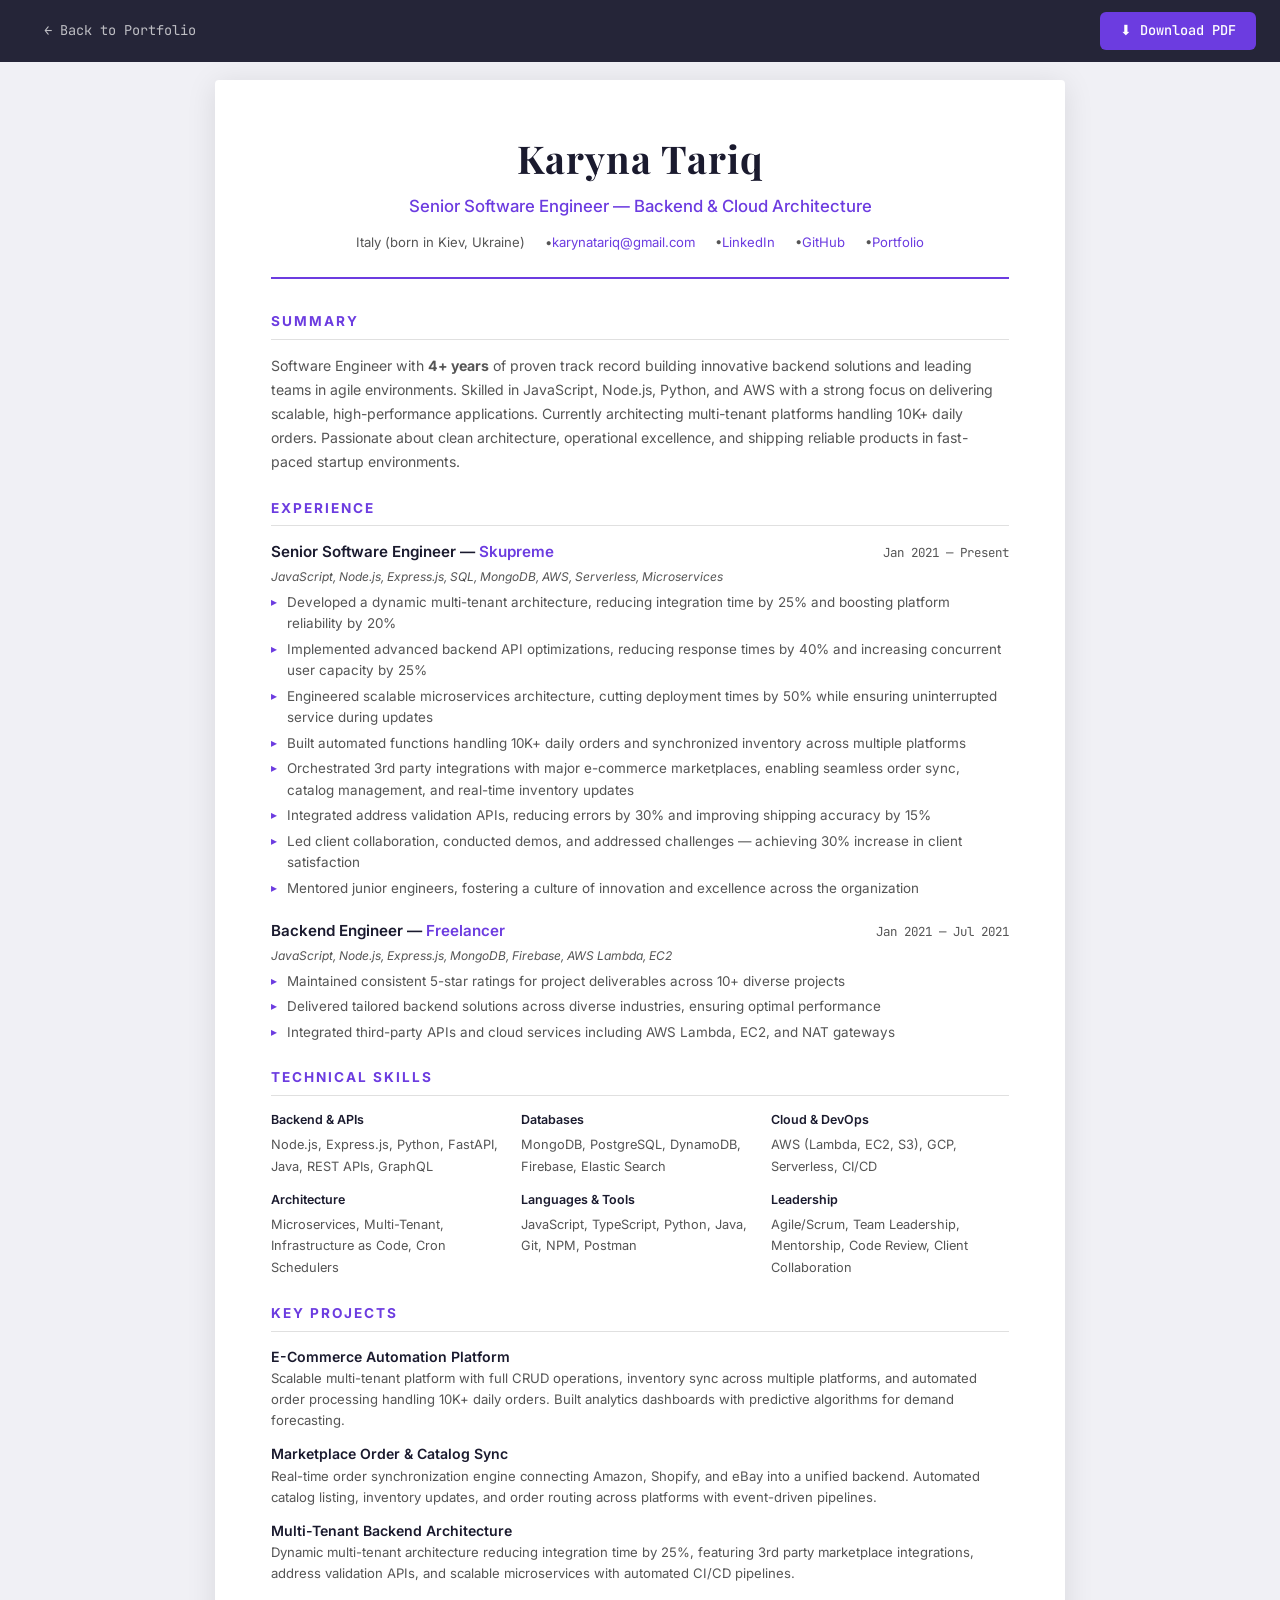
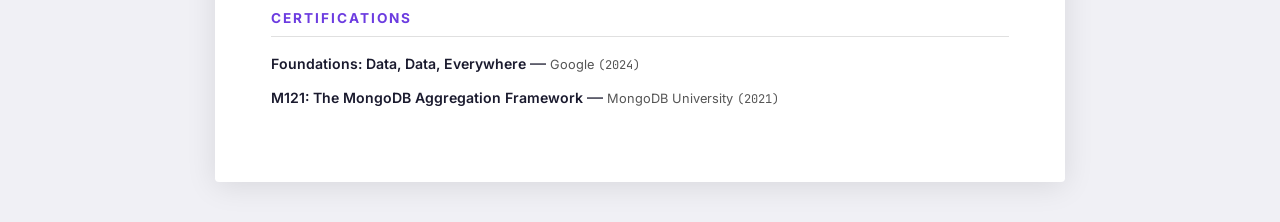
<file: resume.html>
<!DOCTYPE html>
<html lang="en">
<head>
  <meta charset="UTF-8" />
  <meta name="viewport" content="width=device-width, initial-scale=1.0" />
  <title>Resume — Karyna Tariq</title>
  <link rel="preconnect" href="https://fonts.googleapis.com" />
  <link rel="preconnect" href="https://fonts.gstatic.com" crossorigin />
  <link href="https://fonts.googleapis.com/css2?family=Inter:wght@300;400;500;600;700&family=JetBrains+Mono:wght@400;500&family=Playfair+Display:wght@600;700&display=swap" rel="stylesheet" />
  <style>
    *, *::before, *::after { box-sizing: border-box; margin: 0; padding: 0; }

    :root {
      --bg: #ffffff;
      --text: #1a1a2e;
      --text-muted: #555;
      --accent: #6c3ce0;
      --accent-gold: #b8860b;
      --border: #e0e0e0;
      --section-bg: #f8f7ff;
    }

    @media print {
      body { font-size: 10pt; }
      .resume { box-shadow: none; max-width: 100%; padding: 0; }
      .no-print { display: none !important; }
      a { color: var(--text) !important; text-decoration: none !important; }
    }

    body {
      font-family: 'Inter', -apple-system, sans-serif;
      background: #f0f0f5;
      color: var(--text);
      line-height: 1.6;
      -webkit-font-smoothing: antialiased;
    }

    .top-bar {
      position: fixed;
      top: 0;
      left: 0;
      right: 0;
      z-index: 100;
      display: flex;
      justify-content: space-between;
      align-items: center;
      padding: 12px 24px;
      background: rgba(26, 26, 46, 0.95);
      backdrop-filter: blur(12px);
    }
    .top-bar a {
      color: #fff;
      text-decoration: none;
      font-size: 0.85rem;
      font-family: 'JetBrains Mono', monospace;
      padding: 8px 20px;
      border-radius: 6px;
      transition: all 0.2s;
    }
    .top-bar__back { opacity: 0.7; }
    .top-bar__back:hover { opacity: 1; }
    .top-bar__download {
      background: var(--accent);
      font-weight: 500;
    }
    .top-bar__download:hover { background: #5a2dc5; }

    .resume {
      max-width: 850px;
      margin: 80px auto 40px;
      background: var(--bg);
      box-shadow: 0 4px 30px rgba(0, 0, 0, 0.1);
      border-radius: 4px;
      padding: 48px 56px;
    }

    /* Header */
    .header { text-align: center; margin-bottom: 32px; padding-bottom: 24px; border-bottom: 2px solid var(--accent); }
    .header__name {
      font-family: 'Playfair Display', serif;
      font-size: 2.4rem;
      font-weight: 700;
      color: var(--text);
      letter-spacing: 1px;
      margin-bottom: 4px;
    }
    .header__title {
      font-size: 1.05rem;
      font-weight: 500;
      color: var(--accent);
      margin-bottom: 12px;
    }
    .header__contact {
      display: flex;
      justify-content: center;
      flex-wrap: wrap;
      gap: 8px 20px;
      font-size: 0.82rem;
      color: var(--text-muted);
    }
    .header__contact a { color: var(--accent); text-decoration: none; }
    .header__contact a:hover { text-decoration: underline; }
    .header__contact span::before { content: '•'; margin-right: 0; }
    .header__contact span:first-child::before { content: ''; margin: 0; }

    /* Sections */
    .section { margin-bottom: 24px; }
    .section__title {
      font-size: 0.85rem;
      font-weight: 700;
      text-transform: uppercase;
      letter-spacing: 2px;
      color: var(--accent);
      border-bottom: 1px solid var(--border);
      padding-bottom: 6px;
      margin-bottom: 14px;
    }

    /* Summary */
    .summary {
      font-size: 0.88rem;
      color: var(--text-muted);
      line-height: 1.7;
    }

    /* Experience */
    .job { margin-bottom: 20px; }
    .job:last-child { margin-bottom: 0; }
    .job__header { display: flex; justify-content: space-between; align-items: baseline; flex-wrap: wrap; margin-bottom: 2px; }
    .job__role { font-size: 0.95rem; font-weight: 600; color: var(--text); }
    .job__company { color: var(--accent); }
    .job__date { font-size: 0.78rem; color: var(--text-muted); font-family: 'JetBrains Mono', monospace; white-space: nowrap; }
    .job__tech { font-size: 0.75rem; color: var(--text-muted); font-style: italic; margin-bottom: 6px; }
    .job__list { list-style: none; padding: 0; }
    .job__list li {
      font-size: 0.84rem;
      color: var(--text-muted);
      padding-left: 16px;
      position: relative;
      margin-bottom: 4px;
      line-height: 1.6;
    }
    .job__list li::before {
      content: '▸';
      position: absolute;
      left: 0;
      color: var(--accent);
      font-size: 0.75rem;
    }

    /* Skills */
    .skills-grid {
      display: grid;
      grid-template-columns: repeat(3, 1fr);
      gap: 12px;
    }
    .skill-group__title {
      font-size: 0.78rem;
      font-weight: 600;
      color: var(--text);
      margin-bottom: 4px;
    }
    .skill-group__items {
      font-size: 0.8rem;
      color: var(--text-muted);
      line-height: 1.7;
    }

    /* Certifications */
    .cert { margin-bottom: 8px; }
    .cert__name { font-size: 0.88rem; font-weight: 600; color: var(--text); }
    .cert__issuer { font-size: 0.8rem; color: var(--text-muted); }
    .cert__date { font-size: 0.75rem; color: var(--text-muted); font-family: 'JetBrains Mono', monospace; }

    /* Projects */
    .project { margin-bottom: 12px; }
    .project__name { font-size: 0.88rem; font-weight: 600; color: var(--text); }
    .project__desc { font-size: 0.82rem; color: var(--text-muted); line-height: 1.6; }

    /* Responsive */
    @media (max-width: 700px) {
      .resume { padding: 32px 24px; margin: 70px 8px 24px; }
      .header__name { font-size: 1.8rem; }
      .skills-grid { grid-template-columns: repeat(2, 1fr); }
      .job__header { flex-direction: column; }
    }
  </style>
</head>
<body>

  <div class="top-bar no-print">
    <a href="index.html" class="top-bar__back">← Back to Portfolio</a>
    <a href="javascript:window.print()" class="top-bar__download">⬇ Download PDF</a>
  </div>

  <div class="resume">

    <!-- HEADER -->
    <header class="header">
      <h1 class="header__name">Karyna Tariq</h1>
      <p class="header__title">Senior Software Engineer — Backend & Cloud Architecture</p>
      <div class="header__contact">
        <span>Italy (born in Kiev, Ukraine)</span>
        <span><a href="mailto:karynatariq@gmail.com">karynatariq@gmail.com</a></span>
        <span><a href="https://www.linkedin.com/in/karyna-tariq/">LinkedIn</a></span>
        <span><a href="https://github.com/karynatariq">GitHub</a></span>
        <span><a href="https://karynatariq.github.io/portfolio">Portfolio</a></span>
      </div>
    </header>

    <!-- SUMMARY -->
    <div class="section">
      <h2 class="section__title">Summary</h2>
      <p class="summary">
        Software Engineer with <strong>4+ years</strong> of proven track record building innovative backend solutions
        and leading teams in agile environments. Skilled in JavaScript, Node.js, Python, and AWS with a strong focus
        on delivering scalable, high-performance applications. Currently architecting multi-tenant platforms handling
        10K+ daily orders. Passionate about clean architecture, operational excellence, and shipping reliable products
        in fast-paced startup environments.
      </p>
    </div>

    <!-- EXPERIENCE -->
    <div class="section">
      <h2 class="section__title">Experience</h2>

      <div class="job">
        <div class="job__header">
          <div class="job__role">Senior Software Engineer — <span class="job__company">Skupreme</span></div>
          <div class="job__date">Jan 2021 — Present</div>
        </div>
        <div class="job__tech">JavaScript, Node.js, Express.js, SQL, MongoDB, AWS, Serverless, Microservices</div>
        <ul class="job__list">
          <li>Developed a dynamic multi-tenant architecture, reducing integration time by 25% and boosting platform reliability by 20%</li>
          <li>Implemented advanced backend API optimizations, reducing response times by 40% and increasing concurrent user capacity by 25%</li>
          <li>Engineered scalable microservices architecture, cutting deployment times by 50% while ensuring uninterrupted service during updates</li>
          <li>Built automated functions handling 10K+ daily orders and synchronized inventory across multiple platforms</li>
          <li>Orchestrated 3rd party integrations with major e-commerce marketplaces, enabling seamless order sync, catalog management, and real-time inventory updates</li>
          <li>Integrated address validation APIs, reducing errors by 30% and improving shipping accuracy by 15%</li>
          <li>Led client collaboration, conducted demos, and addressed challenges — achieving 30% increase in client satisfaction</li>
          <li>Mentored junior engineers, fostering a culture of innovation and excellence across the organization</li>
        </ul>
      </div>

      <div class="job">
        <div class="job__header">
          <div class="job__role">Backend Engineer — <span class="job__company">Freelancer</span></div>
          <div class="job__date">Jan 2021 — Jul 2021</div>
        </div>
        <div class="job__tech">JavaScript, Node.js, Express.js, MongoDB, Firebase, AWS Lambda, EC2</div>
        <ul class="job__list">
          <li>Maintained consistent 5-star ratings for project deliverables across 10+ diverse projects</li>
          <li>Delivered tailored backend solutions across diverse industries, ensuring optimal performance</li>
          <li>Integrated third-party APIs and cloud services including AWS Lambda, EC2, and NAT gateways</li>
        </ul>
      </div>
    </div>

    <!-- SKILLS -->
    <div class="section">
      <h2 class="section__title">Technical Skills</h2>
      <div class="skills-grid">
        <div class="skill-group">
          <div class="skill-group__title">Backend & APIs</div>
          <div class="skill-group__items">Node.js, Express.js, Python, FastAPI, Java, REST APIs, GraphQL</div>
        </div>
        <div class="skill-group">
          <div class="skill-group__title">Databases</div>
          <div class="skill-group__items">MongoDB, PostgreSQL, DynamoDB, Firebase, Elastic Search</div>
        </div>
        <div class="skill-group">
          <div class="skill-group__title">Cloud & DevOps</div>
          <div class="skill-group__items">AWS (Lambda, EC2, S3), GCP, Serverless, CI/CD</div>
        </div>
        <div class="skill-group">
          <div class="skill-group__title">Architecture</div>
          <div class="skill-group__items">Microservices, Multi-Tenant, Infrastructure as Code, Cron Schedulers</div>
        </div>
        <div class="skill-group">
          <div class="skill-group__title">Languages & Tools</div>
          <div class="skill-group__items">JavaScript, TypeScript, Python, Java, Git, NPM, Postman</div>
        </div>
        <div class="skill-group">
          <div class="skill-group__title">Leadership</div>
          <div class="skill-group__items">Agile/Scrum, Team Leadership, Mentorship, Code Review, Client Collaboration</div>
        </div>
      </div>
    </div>

    <!-- KEY PROJECTS -->
    <div class="section">
      <h2 class="section__title">Key Projects</h2>

      <div class="project">
        <div class="project__name">E-Commerce Automation Platform</div>
        <div class="project__desc">Scalable multi-tenant platform with full CRUD operations, inventory sync across multiple platforms, and automated order processing handling 10K+ daily orders. Built analytics dashboards with predictive algorithms for demand forecasting.</div>
      </div>

      <div class="project">
        <div class="project__name">Marketplace Order & Catalog Sync</div>
        <div class="project__desc">Real-time order synchronization engine connecting Amazon, Shopify, and eBay into a unified backend. Automated catalog listing, inventory updates, and order routing across platforms with event-driven pipelines.</div>
      </div>

      <div class="project">
        <div class="project__name">Multi-Tenant Backend Architecture</div>
        <div class="project__desc">Dynamic multi-tenant architecture reducing integration time by 25%, featuring 3rd party marketplace integrations, address validation APIs, and scalable microservices with automated CI/CD pipelines.</div>
      </div>
    </div>

    <!-- CERTIFICATIONS -->
    <div class="section">
      <h2 class="section__title">Certifications</h2>

      <div class="cert">
        <span class="cert__name">Foundations: Data, Data, Everywhere</span> —
        <span class="cert__issuer">Google</span>
        <span class="cert__date">(2024)</span>
      </div>

      <div class="cert">
        <span class="cert__name">M121: The MongoDB Aggregation Framework</span> —
        <span class="cert__issuer">MongoDB University</span>
        <span class="cert__date">(2021)</span>
      </div>
    </div>

  </div>

</body>
</html>
</file>
<file: style.css>
/* ============================================================
   KARYNA TARIQ — Portfolio
   Theme: Dark & Elegant (Deep Purple / Gold)
   ============================================================ */

/* --- CUSTOM PROPERTIES --- */
:root {
  --bg-primary: #0a0a12;
  --bg-secondary: #0f0f1a;
  --bg-card: #12121f;
  --bg-card-hover: #1a1a2e;

  --text-primary: #e2e2f0;
  --text-secondary: #8888a8;
  --text-muted: #555570;

  --accent-purple: #6c3ce0;
  --accent-purple-light: #8b5cf6;
  --accent-purple-glow: rgba(108, 60, 224, 0.15);
  --accent-gold: #d4af37;
  --accent-gold-light: #e8c957;
  --accent-gold-glow: rgba(212, 175, 55, 0.1);

  --border-color: rgba(108, 60, 224, 0.15);
  --border-color-hover: rgba(108, 60, 224, 0.35);

  --font-sans: 'Inter', -apple-system, BlinkMacSystemFont, 'Segoe UI', sans-serif;
  --font-mono: 'JetBrains Mono', 'Fira Code', monospace;
  --font-display: 'Playfair Display', Georgia, serif;

  --nav-height: 80px;
  --side-width: 40px;
  --max-width: 1100px;
  --transition: 0.3s cubic-bezier(0.4, 0, 0.2, 1);
  --transition-slow: 0.6s cubic-bezier(0.4, 0, 0.2, 1);
}

/* --- RESET & BASE --- */
*, *::before, *::after { box-sizing: border-box; margin: 0; padding: 0; }

html {
  scroll-behavior: smooth;
  scroll-padding-top: var(--nav-height);
}

body {
  font-family: var(--font-sans);
  background: var(--bg-primary);
  color: var(--text-primary);
  line-height: 1.7;
  font-size: 16px;
  overflow-x: hidden;
  -webkit-font-smoothing: antialiased;
}

::selection {
  background: var(--accent-purple);
  color: #fff;
}

a { color: var(--accent-gold); text-decoration: none; transition: var(--transition); }
a:hover { color: var(--accent-gold-light); }

ul { list-style: none; }
img { max-width: 100%; display: block; }

.container { max-width: var(--max-width); margin: 0 auto; padding: 0 2rem; }
.container--narrow { max-width: 700px; margin: 0 auto; padding: 0 2rem; }

/* --- SPOTLIGHT EFFECT --- */
.spotlight {
  position: fixed;
  width: 800px;
  height: 800px;
  border-radius: 50%;
  background: radial-gradient(
    circle,
    rgba(108, 60, 224, 0.08) 0%,
    rgba(108, 60, 224, 0.04) 30%,
    transparent 70%
  );
  pointer-events: none;
  z-index: 1;
  transform: translate(-50%, -50%);
  opacity: 0;
  transition: opacity 0.4s;
}

.spotlight-inner {
  position: fixed;
  width: 350px;
  height: 350px;
  border-radius: 50%;
  background: radial-gradient(
    circle,
    rgba(212, 175, 55, 0.06) 0%,
    rgba(108, 60, 224, 0.03) 40%,
    transparent 70%
  );
  pointer-events: none;
  z-index: 1;
  transform: translate(-50%, -50%);
  opacity: 0;
  transition: opacity 0.4s;
}

body:hover .spotlight,
body:hover .spotlight-inner { opacity: 1; }

.spotlight.active {
  width: 1000px;
  height: 1000px;
  background: radial-gradient(
    circle,
    rgba(108, 60, 224, 0.12) 0%,
    rgba(212, 175, 55, 0.04) 30%,
    transparent 65%
  );
}

.spotlight-inner.active {
  width: 450px;
  height: 450px;
  background: radial-gradient(
    circle,
    rgba(212, 175, 55, 0.1) 0%,
    rgba(108, 60, 224, 0.05) 40%,
    transparent 70%
  );
}

/* --- PARTICLES --- */
#particles {
  position: fixed;
  top: 0;
  left: 0;
  width: 100%;
  height: 100%;
  z-index: 0;
  pointer-events: none;
}

/* --- HIGHLIGHT LINK --- */
.highlight-link {
  color: var(--accent-gold);
  position: relative;
}
.highlight-link::after {
  content: '';
  position: absolute;
  bottom: -2px;
  left: 0;
  width: 0;
  height: 1px;
  background: var(--accent-gold);
  transition: var(--transition);
}
.highlight-link:hover::after { width: 100%; }

/* --- BUTTONS --- */
.btn {
  display: inline-block;
  padding: 0.85rem 2rem;
  border-radius: 6px;
  font-family: var(--font-mono);
  font-size: 0.85rem;
  font-weight: 500;
  letter-spacing: 0.5px;
  cursor: pointer;
  transition: var(--transition);
  border: none;
  text-align: center;
}
.btn--primary {
  background: var(--accent-purple);
  color: #fff;
  box-shadow: 0 4px 20px rgba(108, 60, 224, 0.3);
}
.btn--primary:hover {
  background: var(--accent-purple-light);
  color: #fff;
  transform: translateY(-2px);
  box-shadow: 0 8px 30px rgba(108, 60, 224, 0.4);
}
.btn--outline {
  background: transparent;
  color: var(--accent-gold);
  border: 1px solid var(--accent-gold);
}
.btn--outline:hover {
  background: var(--accent-gold-glow);
  color: var(--accent-gold-light);
  transform: translateY(-2px);
}
.btn--sm { padding: 0.6rem 1.4rem; font-size: 0.8rem; }
.btn--lg { padding: 1.1rem 2.8rem; font-size: 0.9rem; }

/* ============================================================
   NAVIGATION
   ============================================================ */
.nav {
  position: fixed;
  top: 0;
  left: 0;
  right: 0;
  height: var(--nav-height);
  display: flex;
  align-items: center;
  justify-content: space-between;
  padding: 0 3rem;
  z-index: 100;
  background: rgba(10, 10, 18, 0.85);
  backdrop-filter: blur(20px);
  -webkit-backdrop-filter: blur(20px);
  border-bottom: 1px solid transparent;
  transition: var(--transition);
}

.nav--scrolled {
  border-bottom-color: var(--border-color);
  box-shadow: 0 10px 30px rgba(0, 0, 0, 0.3);
}

.nav__logo {
  font-family: var(--font-display);
  font-size: 1.5rem;
  font-weight: 700;
  color: var(--text-primary);
  letter-spacing: 0.5px;
}
.nav__logo:hover { color: var(--text-primary); }
.nav__logo-dot { color: var(--accent-gold); font-size: 2rem; }

.nav__links {
  display: flex;
  align-items: center;
  gap: 2rem;
}

.nav__link {
  font-family: var(--font-mono);
  font-size: 0.8rem;
  color: var(--text-secondary);
  letter-spacing: 0.5px;
}
.nav__link:hover { color: var(--accent-gold); }
.nav__link-num { color: var(--accent-gold); margin-right: 4px; }

.nav__toggle {
  display: none;
  flex-direction: column;
  gap: 5px;
  background: none;
  border: none;
  cursor: pointer;
  padding: 4px;
  z-index: 110;
}
.nav__toggle span {
  width: 28px;
  height: 2px;
  background: var(--accent-gold);
  transition: var(--transition);
  border-radius: 2px;
}

/* ============================================================
   HERO
   ============================================================ */
.hero {
  min-height: 100vh;
  display: flex;
  flex-direction: column;
  justify-content: center;
  padding: 0 3rem;
  padding-left: calc(var(--side-width) + 4rem);
  position: relative;
  z-index: 1;
}

.hero__greeting {
  font-family: var(--font-mono);
  font-size: 1rem;
  color: var(--accent-gold);
  margin-bottom: 1.2rem;
  letter-spacing: 1px;
}

.hero__name {
  font-family: var(--font-display);
  font-size: clamp(2.8rem, 7vw, 5rem);
  font-weight: 700;
  color: var(--text-primary);
  line-height: 1.1;
  margin-bottom: 0.5rem;
}
.hero__dot { color: var(--accent-purple); }

.hero__tagline {
  font-family: var(--font-display);
  font-size: clamp(1.8rem, 4.5vw, 3.2rem);
  font-weight: 600;
  color: var(--text-muted);
  line-height: 1.2;
  margin-bottom: 1.5rem;
}

.hero__description {
  max-width: 540px;
  color: var(--text-secondary);
  font-size: 1.05rem;
  line-height: 1.8;
  margin-bottom: 2.5rem;
}

.hero__cta {
  display: flex;
  gap: 1.2rem;
  flex-wrap: wrap;
}

.hero__scroll {
  position: absolute;
  bottom: 3rem;
  left: calc(var(--side-width) + 4rem);
  display: flex;
  align-items: center;
  gap: 1rem;
  font-family: var(--font-mono);
  font-size: 0.75rem;
  color: var(--text-muted);
  letter-spacing: 2px;
  text-transform: uppercase;
}

.hero__scroll-line {
  width: 60px;
  height: 1px;
  background: linear-gradient(90deg, var(--accent-purple), transparent);
  animation: scrollPulse 2s ease-in-out infinite;
}

@keyframes scrollPulse {
  0%, 100% { opacity: 0.3; }
  50% { opacity: 1; }
}

/* ============================================================
   SECTIONS
   ============================================================ */
.section {
  padding: 7rem 0;
  position: relative;
  z-index: 1;
}

.section--alt {
  background: var(--bg-secondary);
}

.section__title {
  font-family: var(--font-display);
  font-size: 1.8rem;
  font-weight: 600;
  color: var(--text-primary);
  margin-bottom: 3rem;
  display: flex;
  align-items: center;
  gap: 0.8rem;
  white-space: nowrap;
}
.section__title::after {
  content: '';
  flex: 1;
  height: 1px;
  background: linear-gradient(90deg, var(--border-color-hover), transparent);
  max-width: 300px;
}
.section__num {
  font-family: var(--font-mono);
  font-size: 1.1rem;
  color: var(--accent-gold);
  font-weight: 400;
}

/* ============================================================
   ABOUT
   ============================================================ */
.about {
  display: grid;
  grid-template-columns: 3fr 2fr;
  gap: 4rem;
  align-items: start;
}

.about__text p {
  color: var(--text-secondary);
  margin-bottom: 1.2rem;
  font-size: 1rem;
  line-height: 1.8;
}
.about__text strong { color: var(--accent-gold); font-weight: 600; }

.about__tech-list {
  display: grid;
  grid-template-columns: repeat(2, 1fr);
  gap: 0.6rem;
  margin-top: 1.2rem;
}
.about__tech-list li {
  font-family: var(--font-mono);
  font-size: 0.85rem;
  color: var(--text-secondary);
  padding-left: 1.2rem;
  position: relative;
}
.about__tech-list li::before {
  content: '>';
  position: absolute;
  left: 0;
  color: var(--accent-gold);
  font-weight: bold;
}

.about__image-wrapper {
  display: flex;
  justify-content: center;
}

.about__image-frame {
  position: relative;
  width: 260px;
  height: 300px;
  border-radius: 8px;
}
.about__image-frame::before {
  content: '';
  position: absolute;
  top: 16px;
  left: 16px;
  right: -16px;
  bottom: -16px;
  border: 2px solid var(--accent-purple);
  border-radius: 8px;
  transition: var(--transition);
  z-index: -1;
}
.about__image-frame:hover::before {
  top: 12px;
  left: 12px;
}

.about__image-placeholder {
  width: 100%;
  height: 100%;
  border-radius: 8px;
  background: linear-gradient(135deg, var(--accent-purple-glow), var(--bg-card));
  border: 1px solid var(--border-color);
  display: flex;
  align-items: center;
  justify-content: center;
  overflow: hidden;
  transition: var(--transition);
}
.about__image-placeholder:hover {
  border-color: var(--accent-purple);
}

.about__image-initials {
  font-family: var(--font-display);
  font-size: 4rem;
  font-weight: 700;
  background: linear-gradient(135deg, var(--accent-purple), var(--accent-gold));
  -webkit-background-clip: text;
  -webkit-text-fill-color: transparent;
  background-clip: text;
}

/* ============================================================
   SKILLS
   ============================================================ */
.skills-grid {
  display: grid;
  grid-template-columns: repeat(3, 1fr);
  gap: 1.5rem;
}

.skill-card {
  background: var(--bg-card);
  border: 1px solid var(--border-color);
  border-radius: 8px;
  padding: 2rem;
  transition: var(--transition);
  position: relative;
  overflow: hidden;
}
.skill-card::before {
  content: '';
  position: absolute;
  top: 0;
  left: 0;
  right: 0;
  height: 2px;
  background: linear-gradient(90deg, var(--accent-purple), var(--accent-gold));
  opacity: 0;
  transition: var(--transition);
}
.skill-card:hover {
  border-color: var(--border-color-hover);
  transform: translateY(-4px);
  box-shadow: 0 10px 40px rgba(108, 60, 224, 0.08);
}
.skill-card:hover::before { opacity: 1; }

.skill-card__icon {
  width: 40px;
  height: 40px;
  color: var(--accent-gold);
  margin-bottom: 1.2rem;
}
.skill-card__icon svg { width: 100%; height: 100%; }

.skill-card__title {
  font-size: 1rem;
  font-weight: 600;
  color: var(--text-primary);
  margin-bottom: 1rem;
}

.skill-card__tags {
  display: flex;
  flex-wrap: wrap;
  gap: 0.5rem;
}
.skill-card__tags span {
  font-family: var(--font-mono);
  font-size: 0.72rem;
  padding: 0.3rem 0.7rem;
  border-radius: 20px;
  background: var(--accent-purple-glow);
  color: var(--accent-purple-light);
  border: 1px solid rgba(108, 60, 224, 0.2);
}

/* ============================================================
   EXPERIENCE / TIMELINE
   ============================================================ */
.timeline {
  position: relative;
  padding-left: 2rem;
}
.timeline::before {
  content: '';
  position: absolute;
  left: 0;
  top: 0;
  bottom: 0;
  width: 1px;
  background: linear-gradient(180deg, var(--accent-purple), var(--accent-gold), transparent);
}

.timeline__item {
  position: relative;
  padding-bottom: 3rem;
}
.timeline__item:last-child { padding-bottom: 0; }

.timeline__marker {
  position: absolute;
  left: -2rem;
  top: 6px;
  width: 12px;
  height: 12px;
  border-radius: 50%;
  background: var(--bg-primary);
  border: 2px solid var(--accent-purple);
  transform: translateX(-50%);
  z-index: 1;
}

.timeline__content {
  background: var(--bg-card);
  border: 1px solid var(--border-color);
  border-radius: 8px;
  padding: 2rem;
  transition: var(--transition);
}
.timeline__content:hover {
  border-color: var(--border-color-hover);
}

.timeline__header {
  display: flex;
  justify-content: space-between;
  align-items: flex-start;
  margin-bottom: 1rem;
  flex-wrap: wrap;
  gap: 0.5rem;
}
.timeline__header h3 {
  font-size: 1.1rem;
  font-weight: 600;
  color: var(--text-primary);
}
.timeline__date {
  font-family: var(--font-mono);
  font-size: 0.8rem;
  color: var(--text-muted);
}

.timeline__list {
  display: flex;
  flex-direction: column;
  gap: 0.6rem;
}
.timeline__list li {
  font-size: 0.95rem;
  color: var(--text-secondary);
  padding-left: 1.5rem;
  position: relative;
  line-height: 1.6;
}
.timeline__list li::before {
  content: '>';
  position: absolute;
  left: 0;
  color: var(--accent-gold);
  font-family: var(--font-mono);
  font-weight: bold;
}

/* ============================================================
   FEATURED PROJECTS
   ============================================================ */
.featured-projects {
  display: flex;
  flex-direction: column;
  gap: 5rem;
  margin-bottom: 5rem;
}

.featured-project {
  display: grid;
  grid-template-columns: 1.2fr 1fr;
  gap: 2rem;
  align-items: center;
}
.featured-project--reverse {
  grid-template-columns: 1fr 1.2fr;
}
.featured-project--reverse .featured-project__image { order: 2; }
.featured-project--reverse .featured-project__info { order: 1; text-align: right; }
.featured-project--reverse .featured-project__tech { justify-content: flex-end; }
.featured-project--reverse .featured-project__links { justify-content: flex-end; }

.featured-project__image {
  border-radius: 8px;
  overflow: hidden;
  position: relative;
}
.featured-project__image-placeholder {
  aspect-ratio: 16/10;
  background: linear-gradient(135deg, var(--bg-card), var(--accent-purple-glow));
  border: 1px solid var(--border-color);
  border-radius: 8px;
  display: flex;
  align-items: center;
  justify-content: center;
  transition: var(--transition);
}
.featured-project__image-placeholder:hover {
  border-color: var(--accent-purple);
}
.featured-project__image-placeholder svg {
  width: 80px;
  height: 80px;
  color: var(--accent-purple);
  opacity: 0.3;
}

.featured-project__label {
  font-family: var(--font-mono);
  font-size: 0.8rem;
  color: var(--accent-gold);
  margin-bottom: 0.5rem;
}

.featured-project__title {
  font-family: var(--font-display);
  font-size: 1.5rem;
  font-weight: 600;
  color: var(--text-primary);
  margin-bottom: 1.2rem;
}
.featured-project__title:hover { color: var(--accent-gold); }

.featured-project__desc {
  background: var(--bg-card);
  border: 1px solid var(--border-color);
  border-radius: 6px;
  padding: 1.5rem;
  margin-bottom: 1.2rem;
}
.featured-project__desc p {
  color: var(--text-secondary);
  font-size: 0.95rem;
  line-height: 1.7;
}

.featured-project__tech {
  display: flex;
  flex-wrap: wrap;
  gap: 0.8rem;
  margin-bottom: 1rem;
}
.featured-project__tech li {
  font-family: var(--font-mono);
  font-size: 0.78rem;
  color: var(--text-muted);
}

.featured-project__links {
  display: flex;
  gap: 1rem;
}
.featured-project__icon-link {
  color: var(--text-secondary);
  transition: var(--transition);
}
.featured-project__icon-link:hover { color: var(--accent-gold); }
.featured-project__icon-link svg { width: 22px; height: 22px; }

/* ============================================================
   OTHER PROJECTS GRID
   ============================================================ */
.other-projects__heading {
  text-align: center;
  font-family: var(--font-display);
  font-size: 1.4rem;
  font-weight: 600;
  color: var(--text-primary);
  margin-bottom: 2.5rem;
}

.other-projects-grid {
  display: grid;
  grid-template-columns: repeat(3, 1fr);
  gap: 1.2rem;
}

.project-card {
  background: var(--bg-card);
  border: 1px solid var(--border-color);
  border-radius: 8px;
  padding: 2rem;
  display: flex;
  flex-direction: column;
  transition: var(--transition);
}
.project-card:hover {
  transform: translateY(-6px);
  border-color: var(--border-color-hover);
  box-shadow: 0 12px 40px rgba(108, 60, 224, 0.08);
}

.project-card__header {
  display: flex;
  justify-content: space-between;
  align-items: center;
  margin-bottom: 1.5rem;
}
.project-card__folder {
  width: 40px;
  height: 40px;
  color: var(--accent-purple);
}
.project-card__links { display: flex; gap: 0.8rem; }
.project-card__links a {
  color: var(--text-secondary);
  transition: var(--transition);
}
.project-card__links a:hover { color: var(--accent-gold); }
.project-card__links svg { width: 20px; height: 20px; }

.project-card__title {
  font-size: 1.1rem;
  font-weight: 600;
  color: var(--text-primary);
  margin-bottom: 0.8rem;
  transition: var(--transition);
}
.project-card:hover .project-card__title { color: var(--accent-gold); }

.project-card__desc {
  color: var(--text-secondary);
  font-size: 0.9rem;
  line-height: 1.6;
  flex: 1;
  margin-bottom: 1.5rem;
}

.project-card__tech {
  display: flex;
  flex-wrap: wrap;
  gap: 0.6rem;
}
.project-card__tech li {
  font-family: var(--font-mono);
  font-size: 0.72rem;
  color: var(--text-muted);
}

/* ============================================================
   CONTACT
   ============================================================ */
.contact {
  text-align: center;
  padding: 3rem 0;
}
.contact__overline {
  font-family: var(--font-mono);
  font-size: 0.9rem;
  color: var(--accent-gold);
  margin-bottom: 1rem;
}
.contact__title {
  font-family: var(--font-display);
  font-size: clamp(2rem, 5vw, 3.2rem);
  font-weight: 700;
  color: var(--text-primary);
  margin-bottom: 1.5rem;
}
.contact__text {
  color: var(--text-secondary);
  font-size: 1.05rem;
  line-height: 1.8;
  max-width: 500px;
  margin: 0 auto 2.5rem;
}

/* ============================================================
   FOOTER
   ============================================================ */
.footer {
  padding: 2rem 0 3rem;
  text-align: center;
  position: relative;
  z-index: 1;
}
.footer__social {
  display: flex;
  justify-content: center;
  gap: 1.5rem;
  margin-bottom: 1.5rem;
}
.footer__social a {
  color: var(--text-muted);
  transition: var(--transition);
}
.footer__social a:hover {
  color: var(--accent-gold);
  transform: translateY(-3px);
}
.footer__social svg { width: 22px; height: 22px; }
.footer__credit {
  font-family: var(--font-mono);
  font-size: 0.78rem;
  color: var(--text-muted);
}
.footer__credit a { color: var(--text-secondary); }
.footer__credit a:hover { color: var(--accent-gold); }

/* ============================================================
   SIDE ELEMENTS
   ============================================================ */
.side-element {
  position: fixed;
  bottom: 0;
  z-index: 10;
  width: var(--side-width);
}
.side-element--left { left: 2rem; }
.side-element--right { right: 2rem; }

.side-element__email {
  font-family: var(--font-mono);
  font-size: 0.75rem;
  color: var(--text-muted);
  letter-spacing: 1.5px;
  writing-mode: vertical-rl;
  text-orientation: mixed;
}
.side-element__email::after {
  content: '';
  display: block;
  width: 1px;
  height: 90px;
  background: var(--text-muted);
  margin: 1rem auto 0;
}
.side-element__email:hover { color: var(--accent-gold); }

.side-element__social {
  display: flex;
  flex-direction: column;
  align-items: center;
  gap: 1.2rem;
}
.side-element__social::after {
  content: '';
  display: block;
  width: 1px;
  height: 90px;
  background: var(--text-muted);
  margin-top: 0.5rem;
}
.side-element__social a {
  color: var(--text-muted);
  transition: var(--transition);
}
.side-element__social a:hover {
  color: var(--accent-gold);
  transform: translateY(-3px);
}
.side-element__social svg { width: 20px; height: 20px; }

/* ============================================================
   SCROLL REVEAL ANIMATIONS
   ============================================================ */

/* Base hidden state */
[data-animate],
[data-stagger] > * {
  opacity: 0;
  filter: blur(8px);
  transition:
    opacity 0.9s cubic-bezier(0.16, 1, 0.3, 1),
    transform 0.9s cubic-bezier(0.16, 1, 0.3, 1),
    filter 0.6s cubic-bezier(0.16, 1, 0.3, 1);
}

/* Section titles: lighter blur so typewriter text stays readable */
.section__title[data-animate] {
  filter: blur(3px);
}

/* --- Default: Fade Up --- */
[data-animate] {
  transform: translateY(80px);
}

/* --- Fade Right (slides in from left) --- */
[data-animate="fade-right"] {
  transform: translateX(-100px) translateY(20px);
}

/* --- Fade Left (slides in from right) --- */
[data-animate="fade-left"] {
  transform: translateX(100px) translateY(20px);
}

/* --- Stagger children: default up --- */
[data-stagger] > * {
  transform: translateY(80px);
}

/* --- Stagger direction: from right --- */
[data-stagger] > .stagger-from-right {
  transform: translateX(100px) translateY(20px);
}

/* --- Stagger direction: from left --- */
[data-stagger] > .stagger-from-left {
  transform: translateX(-100px) translateY(20px);
}

/* --- Visible state for ALL --- */
[data-animate].visible,
[data-stagger] > .visible {
  opacity: 1 !important;
  transform: translateY(0) translateX(0) scale(1) !important;
  filter: blur(0) !important;
}

/* --- Section titles slide --- */
.section__title[data-animate] {
  transform: translateX(-60px);
}

/* --- Contact special --- */
.contact[data-animate] {
  transform: translateY(60px) scale(0.95);
}

/* ============================================================
   EFFECT SWITCHER
   ============================================================ */
.fx-switcher {
  position: fixed;
  bottom: 24px;
  right: 24px;
  z-index: 9000;
}

.fx-switcher__toggle {
  display: flex;
  align-items: center;
  gap: 8px;
  padding: 10px 20px;
  border-radius: 30px;
  border: 1px solid var(--accent-purple);
  background: rgba(108, 60, 224, 0.15);
  backdrop-filter: blur(16px);
  -webkit-backdrop-filter: blur(16px);
  color: var(--accent-gold);
  font-family: var(--font-mono);
  font-size: 0.78rem;
  font-weight: 500;
  cursor: pointer;
  transition: var(--transition);
  letter-spacing: 0.5px;
  box-shadow: 0 0 12px rgba(108, 60, 224, 0.3), 0 0 30px rgba(108, 60, 224, 0.1);
  animation: fxPulse 3s ease-in-out infinite;
}
@keyframes fxPulse {
  0%, 100% { box-shadow: 0 0 12px rgba(108, 60, 224, 0.3), 0 0 30px rgba(108, 60, 224, 0.1); }
  50% { box-shadow: 0 0 18px rgba(108, 60, 224, 0.5), 0 0 40px rgba(212, 175, 55, 0.15); }
}
.fx-switcher__toggle:hover {
  border-color: var(--accent-gold);
  color: var(--accent-gold);
  background: rgba(108, 60, 224, 0.25);
  box-shadow: 0 0 20px rgba(212, 175, 55, 0.4), 0 0 40px rgba(108, 60, 224, 0.2);
  animation: none;
}



.fx-switcher__menu {
  position: absolute;
  top: calc(100% + 8px);
  right: 0;
  min-width: 180px;
  padding: 8px;
  border-radius: 12px;
  border: 1px solid var(--border-color);
  background: rgba(10, 10, 18, 0.95);
  backdrop-filter: blur(20px);
  -webkit-backdrop-filter: blur(20px);
  display: none;
  flex-direction: column;
  gap: 2px;
  box-shadow: 0 15px 40px rgba(0, 0, 0, 0.5);
}
.fx-switcher__menu.open {
  display: flex;
}

.fx-btn {
  padding: 8px 14px;
  border: none;
  border-radius: 8px;
  background: transparent;
  color: var(--text-secondary);
  font-family: var(--font-mono);
  font-size: 0.75rem;
  cursor: pointer;
  text-align: left;
  transition: var(--transition);
}
.fx-btn:hover {
  background: var(--accent-purple-glow);
  color: var(--text-primary);
}
.fx-btn.active {
  background: var(--accent-purple);
  color: #fff;
}

/* --- FX PARTICLE STYLES --- */
.fx-particle { position: fixed; pointer-events: none; z-index: 9998; border-radius: 50%;
  animation: fxLife var(--dur, 1s) ease-out forwards; }
.fx-particle.star { border-radius: 0;
  clip-path: polygon(50% 0%,61% 35%,98% 35%,68% 57%,79% 91%,50% 70%,21% 91%,32% 57%,2% 35%,39% 35%); }
@keyframes fxLife {
  0% { opacity: 1; transform: translate(0,0) scale(1) rotate(0deg); }
  100% { opacity: 0; transform: translate(var(--dx,50px),var(--dy,-50px)) scale(0) rotate(var(--rot,180deg)); }
}

.fx-smoke { position: fixed; pointer-events: none; z-index: 9998; border-radius: 50%;
  animation: smokeLife var(--dur, 1.5s) ease-out forwards; }
@keyframes smokeLife {
  0% { opacity: 0.6; transform: translate(0,0) scale(0.3); filter: blur(8px); }
  100% { opacity: 0; transform: translate(var(--dx,0),var(--dy,-80px)) scale(2); filter: blur(25px); }
}

.fx-ember { position: fixed; pointer-events: none; z-index: 9998; border-radius: 50%;
  animation: emberLife var(--dur, 2s) ease-out forwards; }
@keyframes emberLife {
  0% { opacity: 1; transform: translate(0,0) scale(1); }
  30% { opacity: 0.9; }
  100% { opacity: 0; transform: translate(var(--dx,20px),var(--dy,-150px)) scale(0.2); }
}

.fx-code { position: fixed; pointer-events: none; z-index: 9998;
  font-family: var(--font-mono); font-size: 14px;
  animation: codeLife var(--dur, 1.2s) ease-in forwards; }
@keyframes codeLife {
  0% { opacity: 0.9; transform: translateY(0); }
  100% { opacity: 0; transform: translateY(var(--dy, 100px)); }
}

.fx-ink { position: fixed; pointer-events: none; z-index: 9998; border-radius: 50%;
  animation: inkLife var(--dur, 0.8s) ease-out forwards; }
@keyframes inkLife {
  0% { opacity: 0.7; transform: scale(0.1); }
  50% { opacity: 0.4; transform: scale(1); }
  100% { opacity: 0; transform: scale(1.5); filter: blur(10px); }
}

.fx-bolt { position: fixed; pointer-events: none; z-index: 9998;
  animation: boltLife var(--dur, 0.3s) ease-out forwards; }
@keyframes boltLife {
  0% { opacity: 1; }
  50% { opacity: 0.8; }
  100% { opacity: 0; }
}

.fx-switcher__menu {
  top: auto;
  bottom: calc(100% + 8px);
  right: 0;
  left: auto;
}

@media (max-width: 768px) {
  .fx-switcher { bottom: 20px; right: 20px; }
}

/* --- Typewriter / Magic Quill --- */
.typewriter,
.typewriter-scroll {
  position: relative;
  display: inline;
}

.typewriter::after,
.typewriter-scroll::after {
  content: '|';
  position: relative;
  color: var(--accent-gold);
  font-weight: 300;
  animation: quillBlink 0.7s steps(1) infinite;
  margin-left: 2px;
  text-shadow: 0 0 8px var(--accent-gold), 0 0 20px rgba(212, 175, 55, 0.4);
}

.typewriter.done::after,
.typewriter-scroll.done::after {
  animation: quillFadeOut 0.6s ease forwards;
}

.typewriter-dot {
  opacity: 0;
  transition: opacity 0.3s;
}
.typewriter-dot.show {
  opacity: 1;
}

@keyframes quillBlink {
  0%, 100% { opacity: 1; }
  50% { opacity: 0; }
}

@keyframes quillFadeOut {
  0% { opacity: 1; }
  100% { opacity: 0; }
}

/* Glow on each newly typed letter */
.typewriter-glow {
  display: inline;
  animation: letterGlow 0.8s ease forwards;
}

@keyframes letterGlow {
  0% {
    color: var(--accent-gold);
    text-shadow: 0 0 15px var(--accent-gold), 0 0 30px rgba(212, 175, 55, 0.5);
  }
  100% {
    color: inherit;
    text-shadow: none;
  }
}


/* Fallback for no-JS */
.no-js [data-animate],
.no-js [data-stagger] > * {
  opacity: 1;
  transform: none;
  filter: none;
}

/* ============================================================
   RESPONSIVE
   ============================================================ */
@media (max-width: 1024px) {
  .skills-grid { grid-template-columns: repeat(2, 1fr); }
  .about { grid-template-columns: 1fr; gap: 2.5rem; }
  .about__image-wrapper { justify-content: flex-start; }
  .featured-project,
  .featured-project--reverse { grid-template-columns: 1fr; }
  .featured-project--reverse .featured-project__image { order: 0; }
  .featured-project--reverse .featured-project__info { order: 0; text-align: left; }
  .featured-project--reverse .featured-project__tech { justify-content: flex-start; }
  .featured-project--reverse .featured-project__links { justify-content: flex-start; }
}

@media (max-width: 768px) {
  .hero {
    padding: 0 1.5rem;
    padding-top: calc(var(--nav-height) + 2rem);
  }
  .hero__scroll { display: none; }

  .nav { padding: 0 1.5rem; }
  .nav__links {
    position: fixed;
    top: 0;
    right: -100%;
    width: 70%;
    max-width: 320px;
    height: 100vh;
    background: var(--bg-secondary);
    border-left: 1px solid var(--border-color);
    flex-direction: column;
    justify-content: center;
    align-items: center;
    gap: 2rem;
    transition: var(--transition-slow);
  }
  .nav__links.active { right: 0; }
  .nav__toggle { display: flex; }
  .nav__toggle.active span:nth-child(1) { transform: rotate(45deg) translate(5px, 5px); }
  .nav__toggle.active span:nth-child(2) { opacity: 0; }
  .nav__toggle.active span:nth-child(3) { transform: rotate(-45deg) translate(5px, -5px); }

  .skills-grid { grid-template-columns: 1fr; }
  .other-projects-grid { grid-template-columns: 1fr; }

  .side-element { display: none; }
  .section { padding: 4rem 0; }
  .container { padding: 0 1.5rem; }
  .container--narrow { padding: 0 1.5rem; }
}

@media (max-width: 480px) {
  .hero__name { font-size: 2.4rem; }
  .hero__tagline { font-size: 1.4rem; }
  .hero__cta { flex-direction: column; }
  .hero__cta .btn { width: 100%; }
  .section__title { font-size: 1.4rem; }
  .about__tech-list { grid-template-columns: 1fr; }
}
</file>
